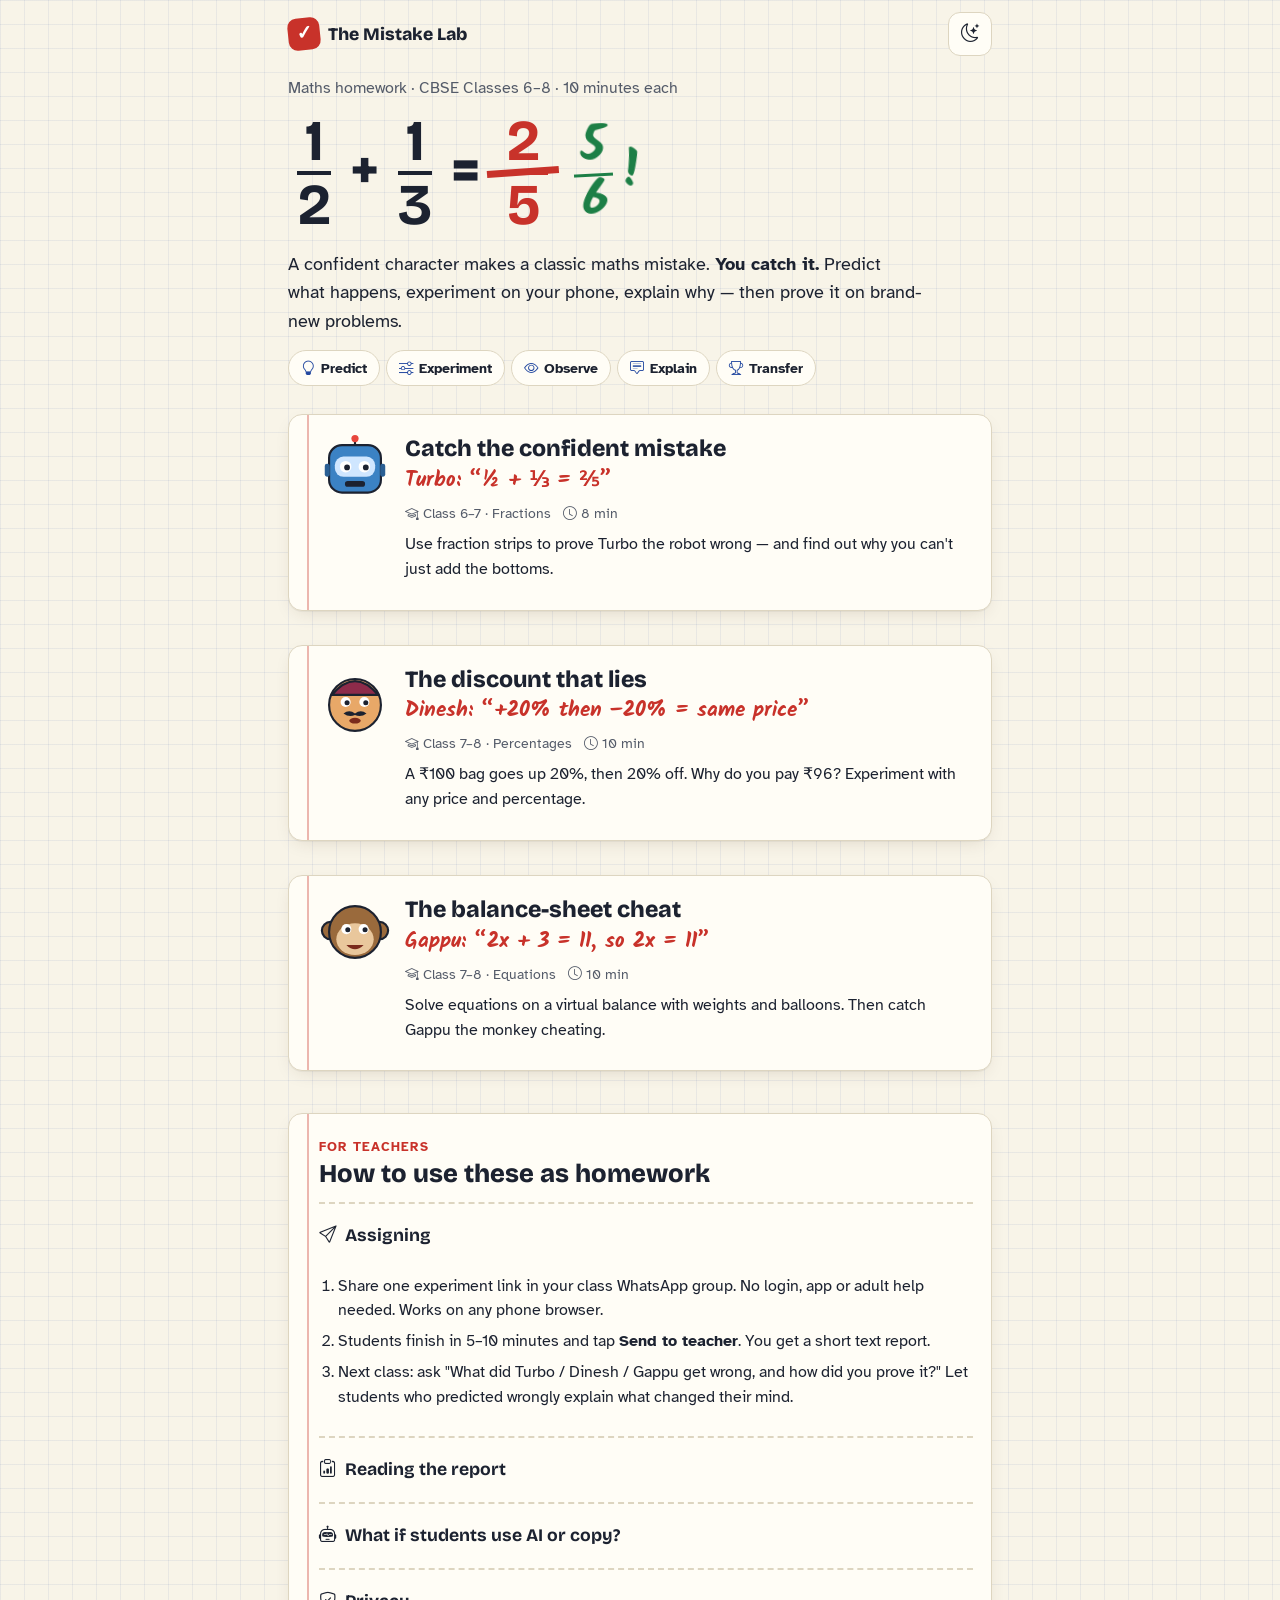
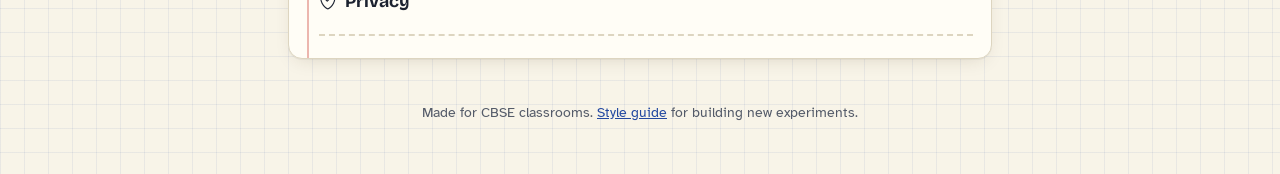
<file: index.html>
<!doctype html>
<html lang="en">
  <head>
    <meta charset="utf-8" />
    <meta name="viewport" content="width=device-width, initial-scale=1" />
    <title>The Mistake Lab · Maths experiments for Classes 6–8</title>
    <meta name="description" content="Ten-minute maths homework experiments for CBSE Classes 6–8. A confident character makes a classic mistake; students predict, experiment and catch it." />
    <link rel="icon" type="image/svg+xml" href="data:image/svg+xml,%3Csvg xmlns='http://www.w3.org/2000/svg' viewBox='0 0 64 64'%3E%3Crect width='64' height='64' rx='14' fill='%23c8322a'/%3E%3Ctext x='32' y='46' text-anchor='middle' font-size='40' font-family='Georgia' fill='white'%3E%E2%9C%93%3C/text%3E%3C/svg%3E" />
    <link rel="preconnect" href="https://fonts.googleapis.com" />
    <link rel="preconnect" href="https://fonts.gstatic.com" crossorigin />
    <link rel="stylesheet" href="https://fonts.googleapis.com/css2?family=Atkinson+Hyperlegible:wght@400;700&family=Bricolage+Grotesque:opsz,wght@12..96,700;12..96,800&family=Kalam:wght@400;700&display=swap" />
    <link rel="stylesheet" href="https://cdn.jsdelivr.net/npm/bootstrap-icons@1.11.3/font/bootstrap-icons.min.css" />
    <link rel="stylesheet" href="assets/site.css" />
    <script>
      try { document.documentElement.dataset.theme = JSON.parse(localStorage.getItem("lab:theme")) || (matchMedia("(prefers-color-scheme: dark)").matches ? "dark" : "light"); } catch { document.documentElement.dataset.theme = "light"; }
    </script>
    <style>
      .hero { padding: 8px 0 18px; }
      .hero h1 { font-size: clamp(2.4rem, 10vw, 3.6rem); margin: 10px 0 14px; }
      .hero h1 .frac > b:first-child { border-bottom-width: 0.07em; }
      .hero .fix .frac { font-family: var(--font-hand); }
      .hero h1 .strike { position: relative; color: var(--red); white-space: nowrap; }
      .hero h1 .strike::after {
        content: ""; position: absolute; left: -4%; right: -4%; top: 52%; height: 0.12em; background: var(--red);
        transform: rotate(-4deg) scaleX(0); transform-origin: left; animation: strike 0.6s 0.6s forwards;
      }
      @keyframes strike { to { transform: rotate(-4deg) scaleX(1); } }
      .hero .fix { font-family: var(--font-hand); color: var(--green); font-size: 0.85em; display: inline-block; transform: rotate(-3deg); animation: rise 0.5s 1.1s both; }
      .lede { font-size: 1.15rem; max-width: 38em; }
      .flow { display: flex; flex-wrap: wrap; gap: 6px; list-style: none; padding: 0; margin: 14px 0 0; }
      .flow li { display: inline-flex; align-items: center; gap: 6px; padding: 6px 12px; border-radius: 999px; background: var(--sheet); border: 1px solid var(--line); font-weight: 700; font-size: 0.9rem; }
      .flow li .bi { color: var(--pen); }
      .experiments { list-style: none; padding: 0; margin: 10px 0 24px; display: grid; gap: 16px; }
      .card { display: grid; grid-template-columns: 72px 1fr; gap: 6px 14px; align-items: start; text-decoration: none; color: inherit; }
      .card .character { width: 72px; height: 72px; grid-row: span 2; }
      .card h2 { font-size: 1.45rem; margin: 0 0 2px; }
      .card .claim { font: 700 1.3rem var(--font-hand); color: var(--red); margin: 2px 0 6px; }
      .card .claim s { text-decoration-thickness: 2px; }
      .card .meta { display: flex; flex-wrap: wrap; gap: 4px 12px; font-size: 0.85rem; color: var(--ink-soft); margin-bottom: 8px; }
      .card .body { grid-column: 2; }
      @media (max-width: 420px) { .card { grid-template-columns: 56px 1fr; } .card .character { width: 56px; height: 56px; } .card .body { grid-column: 1 / -1; } }
      .done-badge { display: none; font: 700 1rem var(--font-hand); color: var(--green); }
      .done .done-badge { display: inline; }
      .sheet:has(.card:hover) { border-color: var(--pen); }
      details { border-top: 2px dashed var(--line); padding: 10px 0; }
      details:last-of-type { border-bottom: 2px dashed var(--line); }
      summary { cursor: pointer; font: 700 1.1rem var(--font-display); min-height: 44px; display: flex; align-items: center; gap: 8px; }
      details ul, details ol { padding-left: 1.2em; }
      details li { margin-bottom: 6px; }
    </style>
  </head>
  <body>
    <header class="lab-header">
      <a class="brand" href="./"><span class="brand-mark" aria-hidden="true">✓</span> The Mistake Lab</a>
      <button class="icon-btn" type="button" data-theme-toggle></button>
    </header>

    <main class="wrap">
      <section class="hero reveal">
        <p class="muted" style="--i:0;margin:0">Maths homework · CBSE Classes 6–8 · 10 minutes each</p>
        <h1 style="--i:1" aria-label="One half plus one third is not two fifths; it is five sixths"><span class="frac"><b>1</b><b>2</b></span> + <span class="frac"><b>1</b><b>3</b></span> = <span class="strike"><span class="frac"><b>2</b><b>5</b></span></span> <span class="fix"><span class="frac"><b>5</b><b>6</b></span>!</span></h1>
        <p class="lede" style="--i:2">A confident character makes a classic maths mistake. <strong>You catch it.</strong> Predict what happens, experiment on your phone, explain why — then prove it on brand-new problems.</p>
        <ul class="flow" style="--i:3" aria-label="Every experiment has five steps">
          <li><i class="bi bi-lightbulb" aria-hidden="true"></i> Predict</li>
          <li><i class="bi bi-sliders" aria-hidden="true"></i> Experiment</li>
          <li><i class="bi bi-eye" aria-hidden="true"></i> Observe</li>
          <li><i class="bi bi-chat-square-text" aria-hidden="true"></i> Explain</li>
          <li><i class="bi bi-trophy" aria-hidden="true"></i> Transfer</li>
        </ul>
      </section>

      <!-- To add an experiment: copy one <li> below and change slug, character, text. See STYLE.md §6. -->
      <ul class="experiments reveal">
        <li class="sheet" style="--i:0" data-slug="add-fractions">
          <a class="card" href="add-fractions/">
            <span data-character="robot"></span>
            <div class="body">
              <h2>Catch the confident mistake</h2>
              <p class="claim">Turbo: “½ + ⅓ = ⅖”</p>
              <div class="meta"><span><i class="bi bi-mortarboard" aria-hidden="true"></i> Class 6–7 · Fractions</span><span><i class="bi bi-clock" aria-hidden="true"></i> 8 min</span><span class="done-badge"><i class="bi bi-check2-circle" aria-hidden="true"></i> Done <span data-score></span></span></div>
              <p style="margin:0">Use fraction strips to prove Turbo the robot wrong — and find out why you can't just add the bottoms.</p>
            </div>
          </a>
        </li>
        <li class="sheet" style="--i:1" data-slug="percent-changes">
          <a class="card" href="percent-changes/">
            <span data-character="shopkeeper"></span>
            <div class="body">
              <h2>The discount that lies</h2>
              <p class="claim">Dinesh: “+20% then −20% = same price”</p>
              <div class="meta"><span><i class="bi bi-mortarboard" aria-hidden="true"></i> Class 7–8 · Percentages</span><span><i class="bi bi-clock" aria-hidden="true"></i> 10 min</span><span class="done-badge"><i class="bi bi-check2-circle" aria-hidden="true"></i> Done <span data-score></span></span></div>
              <p style="margin:0">A ₹100 bag goes up 20%, then 20% off. Why do you pay ₹96? Experiment with any price and percentage.</p>
            </div>
          </a>
        </li>
        <li class="sheet" style="--i:2" data-slug="balance-equations">
          <a class="card" href="balance-equations/">
            <span data-character="monkey"></span>
            <div class="body">
              <h2>The balance-sheet cheat</h2>
              <p class="claim">Gappu: “2x + 3 = 11, so 2x = 11”</p>
              <div class="meta"><span><i class="bi bi-mortarboard" aria-hidden="true"></i> Class 7–8 · Equations</span><span><i class="bi bi-clock" aria-hidden="true"></i> 10 min</span><span class="done-badge"><i class="bi bi-check2-circle" aria-hidden="true"></i> Done <span data-score></span></span></div>
              <p style="margin:0">Solve equations on a virtual balance with weights and balloons. Then catch Gappu the monkey cheating.</p>
            </div>
          </a>
        </li>
      </ul>

      <section class="sheet" id="teachers">
        <span class="step-label">For teachers</span>
        <h2>How to use these as homework</h2>
        <details open name="teach">
          <summary><i class="bi bi-send" aria-hidden="true"></i> Assigning</summary>
          <ol>
            <li>Share one experiment link in your class WhatsApp group. No login, app or adult help needed. Works on any phone browser.</li>
            <li>Students finish in 5–10 minutes and tap <strong>Send to teacher</strong>. You get a short text report.</li>
            <li>Next class: ask "What did Turbo / Dinesh / Gappu get wrong, and how did you prove it?" Let students who predicted wrongly explain what changed their mind.</li>
          </ol>
        </details>
        <details name="teach">
          <summary><i class="bi bi-clipboard-data" aria-hidden="true"></i> Reading the report</summary>
          <ul>
            <li><strong>My prediction</strong> shows the misconception <em>before</em> the experiment. A "Certain" wrong prediction is the most valuable one to discuss.</li>
            <li><strong>Transfer (first set)</strong> is the key number: fresh, randomized problems, first try only. 4/5 or 5/5 means the idea has moved to new problems.</li>
            <li><strong>Later sets</strong> show students who kept practising after feedback — effort worth praising.</li>
            <li><strong>In my words</strong> is their own explanation. It's the best evidence of understanding and hard to fake.</li>
          </ul>
        </details>
        <details name="teach">
          <summary><i class="bi bi-robot" aria-hidden="true"></i> What if students use AI or copy?</summary>
          <p>Transfer numbers change for every student and every attempt, so copied answers don't carry over. Predictions are recorded before the reveal and never graded. The experiments ask students to <em>notice</em> things on an interactive model — an AI can tell them an answer, but it can't do the noticing for them. The own-words explanation is the best place to look for genuine understanding.</p>
        </details>
        <details name="teach">
          <summary><i class="bi bi-shield-check" aria-hidden="true"></i> Privacy</summary>
          <p>Nothing leaves the student's phone unless they choose to send their report. Progress is stored only in that phone's browser.</p>
        </details>
      </section>
    </main>

    <footer class="site-footer">
      <p>Made for CBSE classrooms. <a href="style-guide/">Style guide</a> for building new experiments.</p>
    </footer>

    <script type="module">
      import { $$, character, initTheme, storage } from "./assets/lib.js";
      initTheme();
      $$("[data-character]").forEach((el) => (el.outerHTML = character(el.dataset.character)));
      const done = storage.get("lab:done", {});
      for (const li of $$("[data-slug]")) {
        if (!done[li.dataset.slug]) continue;
        li.classList.add("done");
        li.querySelector("[data-score]").textContent = `· transfer ${done[li.dataset.slug]}`;
      }
    </script>
  </body>
</html>
</file>
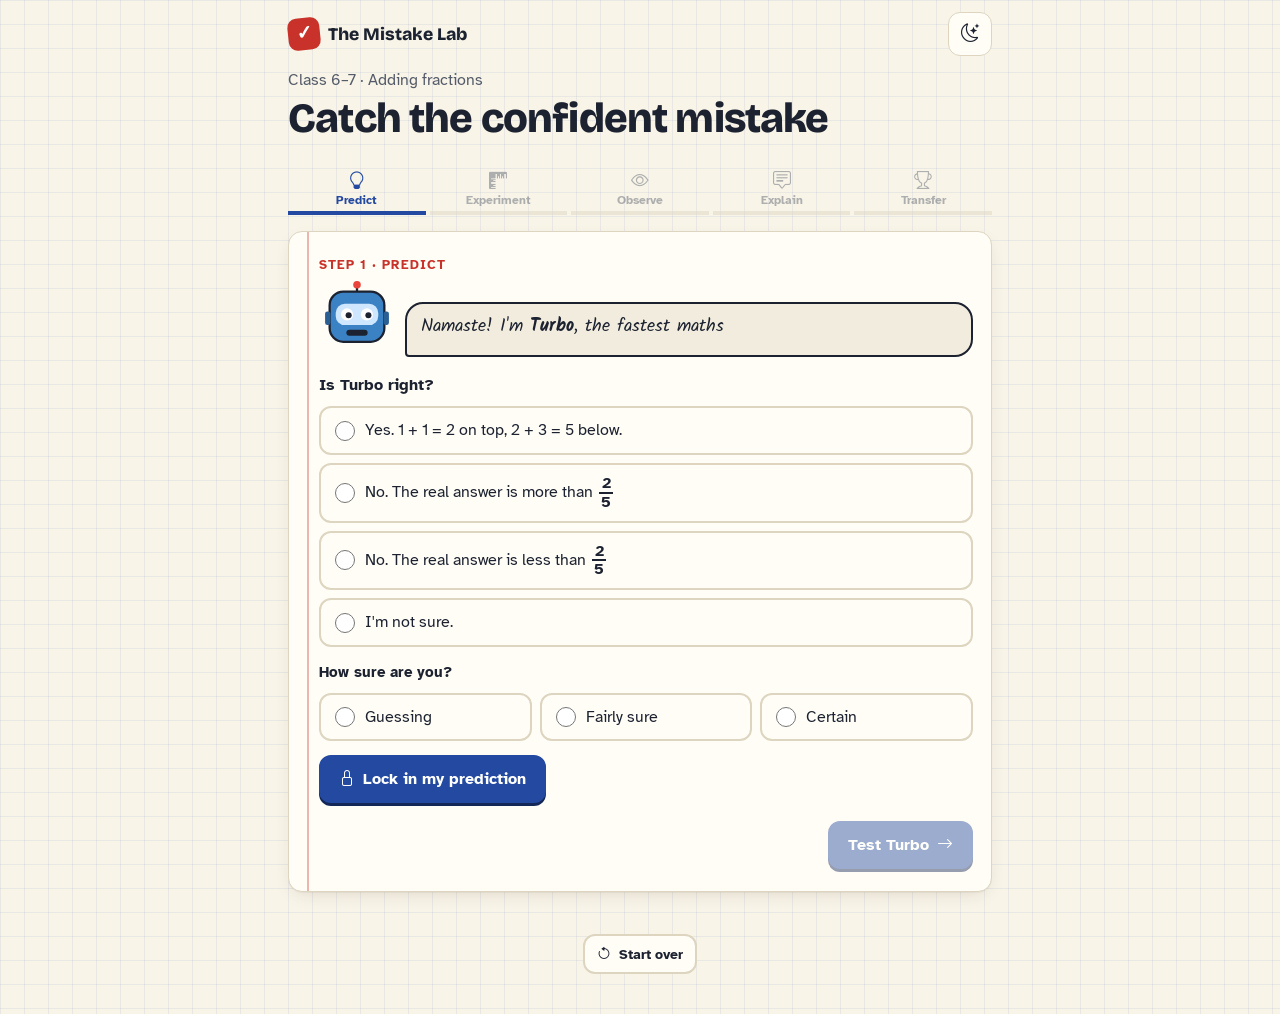
<file: add-fractions/index.html>
<!doctype html>
<html lang="en">
  <head>
    <meta charset="utf-8" />
    <meta name="viewport" content="width=device-width, initial-scale=1" />
    <title>Catch the Confident Mistake · Adding fractions</title>
    <meta name="description" content="Turbo the robot says 1/2 + 1/3 = 2/5. Use fraction strips to prove it wrong and find out why denominators can't just be added." />
    <link rel="icon" type="image/svg+xml" href="data:image/svg+xml,%3Csvg xmlns='http://www.w3.org/2000/svg' viewBox='0 0 64 64'%3E%3Crect width='64' height='64' rx='14' fill='%23c8322a'/%3E%3Ctext x='32' y='46' text-anchor='middle' font-size='40' font-family='Georgia' fill='white'%3E%E2%9C%93%3C/text%3E%3C/svg%3E" />
    <link rel="preconnect" href="https://fonts.googleapis.com" />
    <link rel="preconnect" href="https://fonts.gstatic.com" crossorigin />
    <link rel="stylesheet" href="https://fonts.googleapis.com/css2?family=Atkinson+Hyperlegible:wght@400;700&family=Bricolage+Grotesque:opsz,wght@12..96,700;12..96,800&family=Kalam:wght@400;700&display=swap" />
    <link rel="stylesheet" href="https://cdn.jsdelivr.net/npm/bootstrap-icons@1.11.3/font/bootstrap-icons.min.css" />
    <link rel="stylesheet" href="../assets/site.css" />
    <script>
      try { document.documentElement.dataset.theme = JSON.parse(localStorage.getItem("lab:theme")) || (matchMedia("(prefers-color-scheme: dark)").matches ? "dark" : "light"); } catch { document.documentElement.dataset.theme = "light"; }
    </script>
    <style>
      .strips { position: relative; display: grid; gap: 8px; margin: 14px 0; --label: 58px; }
      .strip-row { display: grid; grid-template-columns: var(--label) 1fr; align-items: center; gap: 6px; }
      .strip-row > span { font-size: 0.8rem; font-weight: 700; color: var(--ink-soft); line-height: 1.1; }
      .track { position: relative; height: 46px; border: 2px dashed var(--line); border-radius: 8px; overflow: hidden; }
      .track.whole { background: var(--inset); border-style: solid; display: grid; place-items: center; font-weight: 700; color: var(--ink-soft); height: 34px; }
      .piece {
        position: absolute; top: 0; bottom: 0; left: calc(var(--l) * 100%); width: calc(var(--w) * 100%);
        display: grid; place-items: center; border: 2px solid var(--sheet); border-radius: 7px;
        color: #fff; font-size: 0.85rem; transition: left 0.5s, width 0.5s, opacity 0.4s;
        animation: slide-in 0.5s both cubic-bezier(0.2, 0.8, 0.2, 1);
      }
      @keyframes slide-in { from { transform: translateX(-30px); opacity: 0; } }
      .piece.half { background: #2f63c4; }
      .piece.third { background: #1d8a52; }
      .piece.turbo { background: repeating-linear-gradient(135deg, #c8322a 0 10px, #d9534b 10px 20px); }
      .piece.measure { background: var(--amber-fill); color: #1c2230; border-color: var(--sheet); }
      .marker {
        position: absolute; top: -4px; bottom: -4px; width: 0; border-left: 3px dashed var(--red);
        left: calc(var(--label) + 6px + (100% - var(--label) - 6px) * var(--x)); transition: left 0.5s, opacity 0.4s; pointer-events: none;
      }
      .strips.sticky { position: sticky; top: 0; z-index: 2; background: var(--sheet); padding: 8px 0; margin: 6px 0; box-shadow: 0 8px 10px -8px rgb(0 0 0 / 0.25); }
      .tray { display: flex; flex-wrap: wrap; gap: 10px; margin: 8px 0; }
      .chips { display: flex; flex-wrap: wrap; gap: 6px; margin: 8px 0; }
      .chips .btn[aria-pressed="true"] { background: var(--amber-fill); color: #1c2230; border-color: var(--ink); }
      .counter { display: flex; align-items: center; gap: 10px; flex-wrap: wrap; margin: 8px 0; }
      .counter output { font: 800 1.5rem var(--font-display); min-width: 3.2em; text-align: center; }
      .status { min-height: 1.6em; font-weight: 700; }
      .status.exact { color: var(--green); }
      .status.short, .status.over { color: var(--red); }
      .frac-big { font-size: 1.5rem; }
    </style>
  </head>
  <body>
    <header class="lab-header">
      <a class="brand" href="../"><span class="brand-mark" aria-hidden="true">✓</span> The Mistake Lab</a>
      <button class="icon-btn" type="button" data-theme-toggle></button>
    </header>

    <main class="wrap">
      <p class="muted" style="margin:0 0 2px">Class 6–7 · Adding fractions</p>
      <h1>Catch the confident mistake</h1>
      <ol class="stepper"></ol>

      <!-- 1. PREDICT -->
      <section data-step data-title="Predict" data-icon="bi-lightbulb">
        <div class="sheet reveal">
          <span class="step-label" style="--i:0">Step 1 · Predict</span>
          <div class="speech claim" style="--i:1"><span data-character="robot"></span><div class="bubble" data-say="intro"></div></div>
          <form id="predict-form" style="--i:2">
            <fieldset class="choices">
              <legend>Is Turbo right?</legend>
              <label><input type="radio" name="claim" value="yes" required /> Yes. 1 + 1 = 2 on top, 2 + 3 = 5 below.</label>
              <label><input type="radio" name="claim" value="more" /> No. The real answer is more than <span class="frac"><b>2</b><b>5</b></span></label>
              <label><input type="radio" name="claim" value="less" /> No. The real answer is less than <span class="frac"><b>2</b><b>5</b></span></label>
              <label><input type="radio" name="claim" value="unsure" /> I'm not sure.</label>
            </fieldset>
            <fieldset class="choices row confidence">
              <legend>How sure are you?</legend>
              <label><input type="radio" name="confidence" value="Guessing" required /> Guessing</label>
              <label><input type="radio" name="confidence" value="Fairly sure" /> Fairly sure</label>
              <label><input type="radio" name="confidence" value="Certain" /> Certain</label>
            </fieldset>
            <button class="btn primary" type="submit"><i class="bi bi-lock" aria-hidden="true"></i> Lock in my prediction</button>
            <div class="feedback"></div>
          </form>
          <div class="next-row"><button class="btn primary" type="button" data-next>Test Turbo <i class="bi bi-arrow-right" aria-hidden="true"></i></button></div>
        </div>
      </section>

      <!-- 2. EXPERIMENT -->
      <section data-step data-title="Experiment" data-icon="bi-rulers">
        <div class="sheet reveal">
          <span class="step-label" style="--i:0">Step 2 · Experiment</span>
          <h2 style="--i:1">Put the pieces end to end</h2>
          <p style="--i:2">Each strip below is <strong>1 whole</strong>. Tap the pieces to lay <span class="frac"><b>1</b><b>2</b></span> and <span class="frac"><b>1</b><b>3</b></span> side by side.</p>
          <div class="tray" style="--i:3">
            <button class="btn" type="button" data-place="half"><i class="bi bi-plus-lg" aria-hidden="true"></i> <span class="frac"><b>1</b><b>2</b></span> piece</button>
            <button class="btn" type="button" data-place="third"><i class="bi bi-plus-lg" aria-hidden="true"></i> <span class="frac"><b>1</b><b>3</b></span> piece</button>
          </div>
          <div class="strips" id="lab-strips" style="--i:4">
            <div class="strip-row"><span>1 whole</span><div class="track whole">1</div></div>
            <div class="strip-row"><span>Your sum</span><div class="track" id="sum-track" aria-live="polite"></div></div>
            <div class="strip-row" id="turbo-row" hidden><span>Turbo's <span class="frac"><b>2</b><b>5</b></span></span><div class="track" id="turbo-track"></div></div>
            <div class="strip-row" id="measure-row" hidden><span>Measure</span><div class="track" id="measure-track"></div></div>
            <div class="marker" id="marker" style="--x:0;opacity:0"></div>
          </div>

          <form id="compare-form" hidden>
            <fieldset class="choices">
              <legend>Look at Turbo's red strip. What do you notice?</legend>
              <label><input type="radio" name="cmp" value="same" /> It matches the sum exactly.</label>
              <label><input type="radio" name="cmp" value="shorter" /> It is shorter than the <span class="frac"><b>1</b><b>2</b></span> piece alone!</label>
              <label><input type="radio" name="cmp" value="longer" /> It is longer than the sum.</label>
            </fieldset>
            <button class="btn primary" type="submit">Check</button>
            <div class="feedback"></div>
          </form>

          <div id="measure-part" hidden>
            <h2 style="margin-top:18px">Find the exact answer</h2>
            <p>Measure the sum with <strong>equal pieces</strong>. Pick a piece size, then add pieces until they reach the red line exactly.</p>
            <div class="chips" role="group" aria-label="Piece size" id="sizes"></div>
            <div class="counter">
              <button class="btn" type="button" id="minus" aria-label="Remove a piece"><i class="bi bi-dash-lg" aria-hidden="true"></i></button>
              <output id="count" aria-live="polite">0</output>
              <button class="btn" type="button" id="plus" aria-label="Add a piece"><i class="bi bi-plus-lg" aria-hidden="true"></i></button>
            </div>
            <p class="status" id="status" aria-live="polite"></p>
            <ul class="missions" id="missions">
              <li data-m="exact"><i class="bi bi-circle" aria-hidden="true"></i><span>Find a piece size that reaches the red line <strong>exactly</strong>.<span class="found"></span></span></li>
              <li data-m="second"><i class="bi bi-circle" aria-hidden="true"></i><span>Find a <strong>different</strong> piece size that also fits exactly.<span class="found"></span></span></li>
              <li data-m="fifths"><i class="bi bi-circle" aria-hidden="true"></i><span>Turbo used fifths. Can fifths ever fit exactly? Try 4 and 5 of them.<span class="found"></span></span></li>
            </ul>
          </div>
          <div class="next-row"><button class="btn primary" type="button" data-next>What did we learn? <i class="bi bi-arrow-right" aria-hidden="true"></i></button></div>
        </div>
      </section>

      <!-- 3. OBSERVE -->
      <section data-step data-title="Observe" data-icon="bi-eye">
        <div class="sheet reveal">
          <span class="step-label" style="--i:0">Step 3 · Observe</span>
          <div class="speech" style="--i:1"><span data-character="robot"></span><div class="bubble" data-say="observe"></div></div>
          <p style="--i:2">Cut Turbo's pieces into same-size pieces and watch what happens:</p>
          <div class="btn-row" style="--i:3;margin:0 0 6px">
            <button class="btn small" type="button" data-cut="6">Cut into sixths</button>
            <button class="btn small" type="button" data-cut="12">Cut into twelfths</button>
            <button class="btn small ghost" type="button" data-cut="0">Undo cuts</button>
          </div>
          <div class="strips" style="--i:4">
            <div class="strip-row"><span id="cut-label">Sum</span><div class="track" id="cut-track"></div></div>
          </div>
          <p class="frac-big" id="cut-equation" aria-live="polite" style="--i:5"></p>
          <div class="quiz" id="observe-quiz" style="--i:6"></div>
          <div class="next-row"><button class="btn primary" type="button" data-next>Explain it <i class="bi bi-arrow-right" aria-hidden="true"></i></button></div>
        </div>
      </section>

      <!-- 4. EXPLAIN -->
      <section data-step data-title="Explain" data-icon="bi-chat-square-text">
        <div class="sheet reveal">
          <span class="step-label" style="--i:0">Step 4 · Explain</span>
          <h2 style="--i:1">True or false?</h2>
          <p style="--i:2">Turbo wrote these notes after your experiment. Some are wrong. Mark each one.</p>
          <div id="claims" style="--i:3"></div>
          <label style="--i:4;display:block;margin-top:16px"><strong>In your own words</strong> (optional, your teacher will see this):<br />
            <span class="muted">Explain to Turbo why <span class="frac"><b>1</b><b>2</b></span> + <span class="frac"><b>1</b><b>3</b></span> is not <span class="frac"><b>2</b><b>5</b></span>.</span>
            <textarea id="note" maxlength="400" spellcheck="true" placeholder="Turbo, you can't add the bottoms because..."></textarea>
          </label>
          <div class="next-row"><button class="btn primary" type="button" data-next>Final challenge <i class="bi bi-arrow-right" aria-hidden="true"></i></button></div>
        </div>
      </section>

      <!-- 5. TRANSFER -->
      <section data-step data-title="Transfer" data-icon="bi-trophy">
        <div class="sheet reveal">
          <span class="step-label" style="--i:0">Step 5 · Transfer</span>
          <div class="speech claim" style="--i:1"><span data-character="robot"></span><div class="bubble" data-say="transfer"></div></div>
          <p class="muted" style="--i:2">New numbers every time. Your <strong>first try</strong> on each question counts. Hints appear if you miss.</p>
          <div class="quiz" id="transfer-quiz" style="--i:3"></div>
          <div id="transfer-result"></div>
        </div>
      </section>
    </main>

    <footer class="site-footer">
      <button class="btn small ghost" type="button" data-restart><i class="bi bi-arrow-counterclockwise" aria-hidden="true"></i> Start over</button>
    </footer>

    <script type="module" src="app.js"></script>
  </body>
</html>
</file>
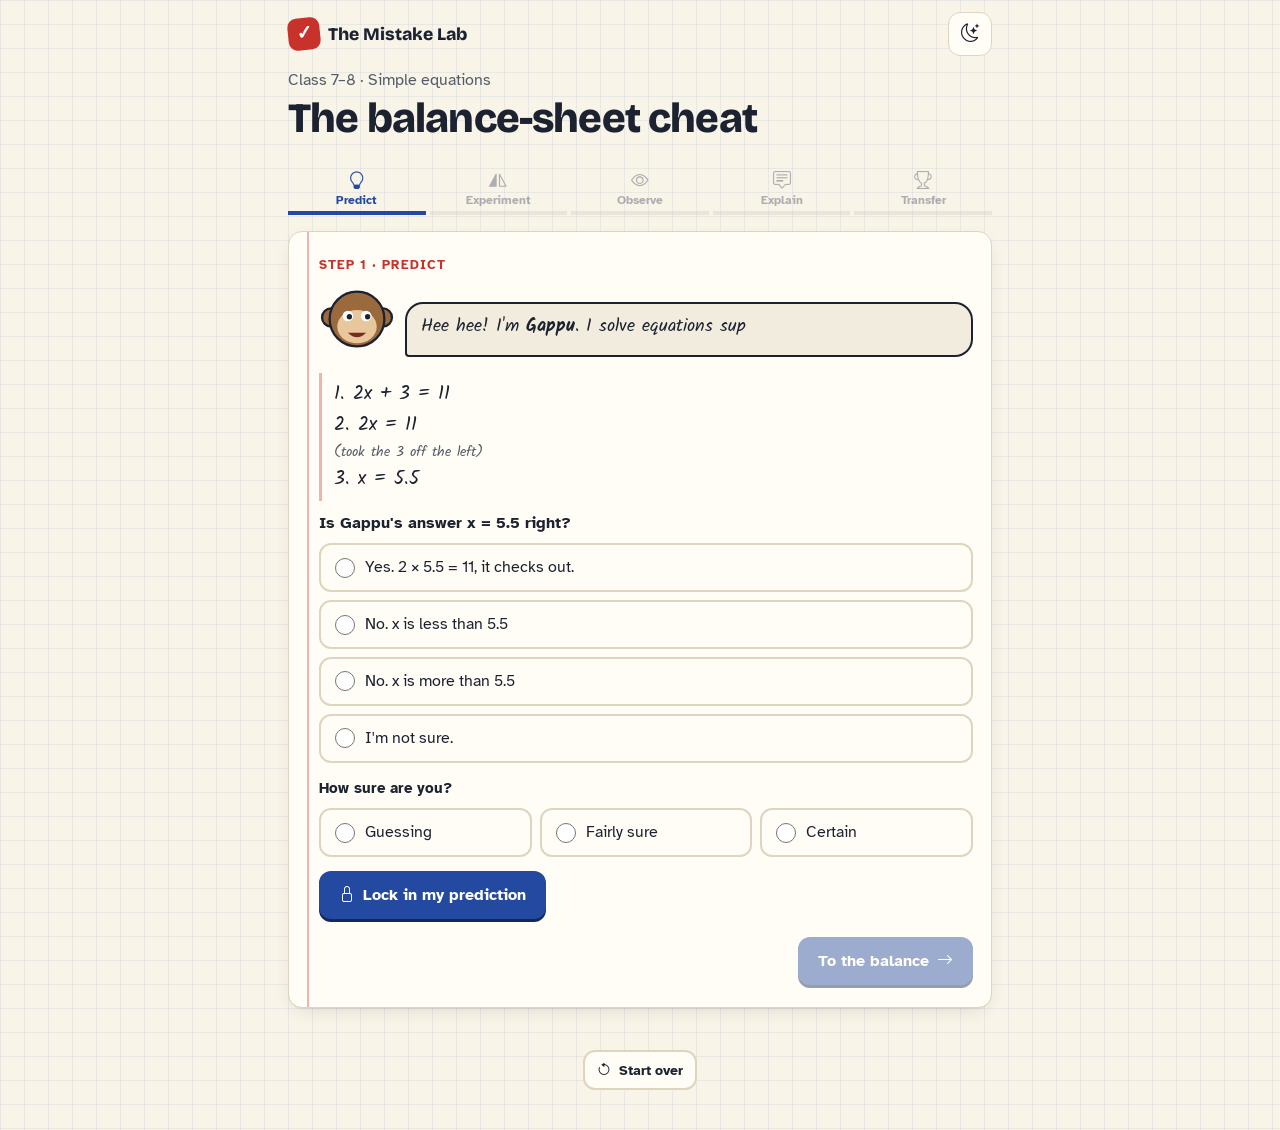
<file: balance-equations/index.html>
<!doctype html>
<html lang="en">
  <head>
    <meta charset="utf-8" />
    <meta name="viewport" content="width=device-width, initial-scale=1" />
    <title>The Balance-Sheet Cheat · Solving equations</title>
    <meta name="description" content="Solve 2x + 3 = 11 on a virtual balance, then catch Gappu the monkey cheating — changing only one side, flipping signs, halving half an equation." />
    <link rel="icon" type="image/svg+xml" href="data:image/svg+xml,%3Csvg xmlns='http://www.w3.org/2000/svg' viewBox='0 0 64 64'%3E%3Crect width='64' height='64' rx='14' fill='%23c8322a'/%3E%3Ctext x='32' y='46' text-anchor='middle' font-size='40' font-family='Georgia' fill='white'%3E%3D%3C/text%3E%3C/svg%3E" />
    <link rel="preconnect" href="https://fonts.googleapis.com" />
    <link rel="preconnect" href="https://fonts.gstatic.com" crossorigin />
    <link rel="stylesheet" href="https://fonts.googleapis.com/css2?family=Atkinson+Hyperlegible:wght@400;700&family=Bricolage+Grotesque:opsz,wght@12..96,700;12..96,800&family=Kalam:wght@400;700&display=swap" />
    <link rel="stylesheet" href="https://cdn.jsdelivr.net/npm/bootstrap-icons@1.11.3/font/bootstrap-icons.min.css" />
    <link rel="stylesheet" href="../assets/site.css" />
    <script>
      try { document.documentElement.dataset.theme = JSON.parse(localStorage.getItem("lab:theme")) || (matchMedia("(prefers-color-scheme: dark)").matches ? "dark" : "light"); } catch { document.documentElement.dataset.theme = "light"; }
    </script>
    <style>
      /* Balance: beam pivots at the centre; pans hang at 25% / 75% and move up/down by sin(angle) × arm (set in JS). */
      .balance { position: relative; container-type: inline-size; height: 250px; margin: 8px 0 0; --beam-y: 34px; }
      .balance.mini { height: 150px; --beam-y: 22px; max-width: 320px; margin: 8px 0; }
      .beam {
        position: absolute; top: calc(var(--beam-y) - 4px); left: 25%; width: 50%; height: 8px; border-radius: 4px; background: var(--ink);
        transform: rotate(var(--angle, 0deg)); transition: transform 0.7s cubic-bezier(0.3, 1.5, 0.5, 1);
      }
      .pivot { position: absolute; top: calc(var(--beam-y) - 8px); left: calc(50% - 10px); width: 20px; height: 20px; border-radius: 50%; background: var(--marker); border: 3px solid var(--ink); z-index: 1; }
      .post { position: absolute; top: var(--beam-y); bottom: 14px; left: calc(50% - 4px); width: 8px; background: var(--ink); }
      .foot { position: absolute; bottom: 4px; left: calc(50% - 40px); width: 80px; height: 12px; border-radius: 6px; background: var(--ink); }
      .pan {
        position: absolute; top: var(--beam-y); bottom: 28px; width: 44%; display: flex; flex-direction: column; justify-content: flex-end;
        transition: transform 0.7s cubic-bezier(0.3, 1.5, 0.5, 1);
      }
      .pan.left { left: 3%; transform: translateY(calc(var(--s, 0) * -25cqw)); }
      .pan.right { right: 3%; transform: translateY(calc(var(--s, 0) * 25cqw)); }
      .strings { position: absolute; inset: 0 0 6px; width: 100%; height: calc(100% - 6px); color: var(--ink-soft); }
      .items { position: relative; display: flex; flex-wrap: wrap-reverse; justify-content: center; align-items: flex-end; gap: 3px; padding: 0 8px 2px; }
      .plate { position: relative; height: 8px; border-radius: 0 0 50% 50%; background: var(--ink); }
      .bag {
        display: grid; place-items: center; width: 30px; height: 34px; border-radius: 40% 40% 12px 12px; background: var(--amber-fill);
        border: 2px solid var(--ink); color: #1c2230; font: 700 1rem var(--font-hand); position: relative;
      }
      .bag::before { content: ""; position: absolute; top: -6px; left: 9px; width: 8px; height: 6px; border: 2px solid var(--ink); border-bottom: 0; border-radius: 4px 4px 0 0; }
      .bag.open { background: var(--green); color: #fff; animation: pop 0.5s; }
      .unit { width: 18px; height: 18px; border-radius: 3px; background: #2f63c4; border: 1.5px solid #1a3d80; }
      .balloon { position: relative; width: 20px; height: 24px; border-radius: 50% 50% 50% 50% / 45% 45% 55% 55%; background: #e8463c; margin-bottom: 14px; animation: float 2s ease-in-out infinite; }
      .balloon::after { content: ""; position: absolute; top: 100%; left: 9px; width: 1.5px; height: 14px; background: var(--ink-soft); }
      .mini .unit { width: 12px; height: 12px; }
      .mini .bag { width: 22px; height: 26px; font-size: 0.8rem; }
      .mini .balloon { width: 14px; height: 17px; margin-bottom: 10px; }
      .mini .balloon::after { left: 6px; height: 10px; }
      .popping { animation: zero 0.8s forwards; }
      @keyframes zero { 50% { transform: scale(1.3); } to { transform: scale(0); opacity: 0; } }
      @keyframes float { 50% { transform: translateY(-3px); } }
      .eq-display { text-align: center; font: 800 1.9rem var(--font-display); margin: 4px 0 10px; }
      .eq-display .neq { color: var(--red); }
      .mini + .eq-display { font-size: 1.2rem; text-align: left; }
      .tools { display: grid; grid-template-columns: repeat(2, 1fr); gap: 8px; }
      .tools .btn { justify-content: flex-start; text-align: left; font-size: 0.85rem; line-height: 1.2; padding: 8px 10px; }
      .tools .ico { display: inline-block; flex: none; }
      .tools .ico.unit, .tools .ico.balloon { margin-bottom: 0; animation: none; }
      .tools .ico.balloon::after { display: none; }
      .tools .ico.bag { width: 22px; height: 24px; font-size: 0.8rem; }
      .tools .ico.bag::before { display: none; }
      .split-row { display: flex; flex-wrap: wrap; align-items: center; gap: 6px; margin-top: 8px; }
      .ledger { list-style: none; margin: 12px 0 0; padding: 0; counter-reset: ln; font-family: var(--font-hand); font-size: 1.15rem; }
      .ledger li { counter-increment: ln; border-bottom: 1px solid color-mix(in srgb, var(--pen) 25%, transparent); padding: 2px 0; display: flex; flex-wrap: wrap; gap: 0 10px; align-items: baseline; }
      .ledger li::before { content: counter(ln) "."; color: var(--red); min-width: 1.4em; }
      .ledger .how { font-family: var(--font-body); font-size: 0.8rem; color: var(--ink-soft); }
      .ledger .bad { color: var(--red); text-decoration: line-through wavy; }
      .sheet-lines { display: block; margin: 8px 0; padding: 6px 12px; border-left: 3px solid var(--margin); font: 400 1.2rem/1.6 var(--font-hand); }
      .sheet-lines span { display: block; }
      .stage-title { margin-top: 6px; }
      .legend { display: flex; flex-wrap: wrap; gap: 4px 14px; font-size: 0.85rem; color: var(--ink-soft); margin: 4px 0; }
      .legend span { display: inline-flex; align-items: center; gap: 6px; }
      .legend .balloon { margin-bottom: 0; animation: none; width: 14px; height: 17px; }
      .legend .balloon::after { display: none; }
      .legend .unit { width: 14px; height: 14px; }
      .legend .bag { width: 20px; height: 22px; font-size: 0.75rem; }
      .legend .bag::before { display: none; }
    </style>
  </head>
  <body>
    <header class="lab-header">
      <a class="brand" href="../"><span class="brand-mark" aria-hidden="true">✓</span> The Mistake Lab</a>
      <button class="icon-btn" type="button" data-theme-toggle></button>
    </header>

    <main class="wrap">
      <p class="muted" style="margin:0 0 2px">Class 7–8 · Simple equations</p>
      <h1>The balance-sheet cheat</h1>
      <ol class="stepper"></ol>

      <!-- 1. PREDICT -->
      <section data-step data-title="Predict" data-icon="bi-lightbulb">
        <div class="sheet reveal">
          <span class="step-label" style="--i:0">Step 1 · Predict</span>
          <div class="speech claim" style="--i:1"><span data-character="monkey"></span><div class="bubble" data-say="intro"></div></div>
          <div style="--i:2" class="sheet-lines"><span>1. 2x + 3 = 11</span><span>2. 2x = 11 <span class="muted" style="font-size:0.9rem">(took the 3 off the left)</span></span><span>3. x = 5.5</span></div>
          <form id="predict-form" style="--i:3">
            <fieldset class="choices">
              <legend>Is Gappu's answer x = 5.5 right?</legend>
              <label><input type="radio" name="claim" value="yes" required /> Yes. 2 × 5.5 = 11, it checks out.</label>
              <label><input type="radio" name="claim" value="less" /> No. x is less than 5.5</label>
              <label><input type="radio" name="claim" value="more" /> No. x is more than 5.5</label>
              <label><input type="radio" name="claim" value="unsure" /> I'm not sure.</label>
            </fieldset>
            <fieldset class="choices row confidence">
              <legend>How sure are you?</legend>
              <label><input type="radio" name="confidence" value="Guessing" required /> Guessing</label>
              <label><input type="radio" name="confidence" value="Fairly sure" /> Fairly sure</label>
              <label><input type="radio" name="confidence" value="Certain" /> Certain</label>
            </fieldset>
            <button class="btn primary" type="submit"><i class="bi bi-lock" aria-hidden="true"></i> Lock in my prediction</button>
            <div class="feedback"></div>
          </form>
          <div class="next-row"><button class="btn primary" type="button" data-next>To the balance <i class="bi bi-arrow-right" aria-hidden="true"></i></button></div>
        </div>
      </section>

      <!-- 2. EXPERIMENT -->
      <section data-step data-title="Experiment" data-icon="bi-symmetry-vertical">
        <div class="sheet reveal">
          <span class="step-label" style="--i:0">Step 2 · Experiment</span>
          <h2 class="stage-title" id="stage-title" style="--i:1">Solve 2x + 3 = 11 yourself</h2>
          <p id="stage-text" style="--i:2">Each bag holds the same secret number, x. Get <strong>one bag alone</strong> on a pan — but keep the balance level!</p>
          <div class="legend" style="--i:3">
            <span><span class="bag">x</span> bag (x)</span><span><span class="unit"></span> weight (+1)</span><span><span class="balloon"></span> balloon lifts (−1)</span>
          </div>
          <div style="--i:4">
            <div class="balance" id="balance" aria-hidden="true"></div>
            <p class="eq-display" id="eq" aria-live="polite"></p>
            <div id="toolbox">
            <div class="tools" id="tools" role="group" aria-label="Do to both pans">
              <button class="btn" type="button" data-op="remove unit"><span class="ico unit"></span> Take a weight off both</button>
              <button class="btn" type="button" data-op="add unit"><span class="ico unit"></span> Add a weight to both</button>
              <button class="btn" type="button" data-op="remove balloon"><span class="ico balloon"></span> Take a balloon off both</button>
              <button class="btn" type="button" data-op="add balloon"><span class="ico balloon"></span> Add a balloon to both</button>
              <button class="btn" type="button" data-op="remove x"><span class="ico bag">x</span> Take a bag off both</button>
              <button class="btn ghost" type="button" id="undo"><i class="bi bi-arrow-counterclockwise" aria-hidden="true"></i> Undo</button>
            </div>
            <div class="split-row" role="group" aria-label="Share both pans into equal groups">
              <span class="muted">Share both pans into equal groups, keep one:</span>
              <button class="btn small" type="button" data-split="2">÷ 2</button>
              <button class="btn small" type="button" data-split="3">÷ 3</button>
              <button class="btn small" type="button" data-split="4">÷ 4</button>
              <button class="btn small" type="button" data-split="5">÷ 5</button>
            </div>
            </div>
            <div class="feedback" id="tool-fb"></div>
            <h3 style="margin-top:16px">Your balance sheet</h3>
            <ol class="ledger" id="ledger"></ol>
          </div>
          <div id="gappu-part" hidden>
            <div class="speech" style="margin-top:16px"><span data-character="monkey"></span><div class="bubble" id="gappu-bubble"></div></div>
            <form id="repair-form" hidden>
              <fieldset class="choices">
                <legend>Gappu took 3 off the left pan only. Fix it <em>without</em> putting his 3 back:</legend>
                <label><input type="radio" name="fix" value="right" /> Take 3 off the right pan too</label>
                <label><input type="radio" name="fix" value="addright" /> Put 3 more on the right pan</label>
                <label><input type="radio" name="fix" value="halve" /> Halve the right pan</label>
              </fieldset>
              <button class="btn primary" type="submit">Try this fix</button>
              <div class="feedback"></div>
            </form>
            <button class="btn primary" type="button" id="to-balloons" hidden>Next puzzle: balloons <i class="bi bi-arrow-right" aria-hidden="true"></i></button>
          </div>
          <div class="next-row"><button class="btn primary" type="button" data-next>Catch Gappu <i class="bi bi-arrow-right" aria-hidden="true"></i></button></div>
        </div>
      </section>

      <!-- 3. OBSERVE -->
      <section data-step data-title="Observe" data-icon="bi-eye">
        <div class="sheet reveal">
          <span class="step-label" style="--i:0">Step 3 · Observe</span>
          <div class="speech" style="--i:1"><span data-character="monkey"></span><div class="bubble" data-say="observe"></div></div>
          <p style="--i:2">Gappu solves <strong class="math">5x − 4 = 3x + 6</strong> one line at a time. No balance this time — judge each line, <em>then</em> see the balance.</p>
          <div class="quiz" id="observe-quiz" style="--i:3"></div>
          <div class="next-row"><button class="btn primary" type="button" data-next>Explain it <i class="bi bi-arrow-right" aria-hidden="true"></i></button></div>
        </div>
      </section>

      <!-- 4. EXPLAIN -->
      <section data-step data-title="Explain" data-icon="bi-chat-square-text">
        <div class="sheet reveal">
          <span class="step-label" style="--i:0">Step 4 · Explain</span>
          <h2 style="--i:1">True or false?</h2>
          <p style="--i:2">Gappu copied these rules from somewhere. Some are wrong. Mark each one.</p>
          <div id="claims" style="--i:3"></div>
          <label style="--i:4;display:block;margin-top:16px"><strong>In your own words</strong> (optional, your teacher will see this):<br />
            <span class="muted">Explain to Gappu why x = 5.5 was wrong.</span>
            <textarea id="note" maxlength="400" spellcheck="true" placeholder="Gappu, when you took 3 off only one side..."></textarea>
          </label>
          <div class="next-row"><button class="btn primary" type="button" data-next>Final challenge <i class="bi bi-arrow-right" aria-hidden="true"></i></button></div>
        </div>
      </section>

      <!-- 5. TRANSFER -->
      <section data-step data-title="Transfer" data-icon="bi-trophy">
        <div class="sheet reveal">
          <span class="step-label" style="--i:0">Step 5 · Transfer</span>
          <div class="speech" style="--i:1"><span data-character="monkey"></span><div class="bubble" data-say="transfer"></div></div>
          <p class="muted" style="--i:2">New equations every time. Your <strong>first try</strong> counts. Imagine the balance!</p>
          <div class="quiz" id="transfer-quiz" style="--i:3"></div>
          <div id="transfer-result"></div>
        </div>
      </section>
    </main>

    <footer class="site-footer">
      <button class="btn small ghost" type="button" data-restart><i class="bi bi-arrow-counterclockwise" aria-hidden="true"></i> Start over</button>
    </footer>

    <script type="module" src="app.js"></script>
  </body>
</html>
</file>
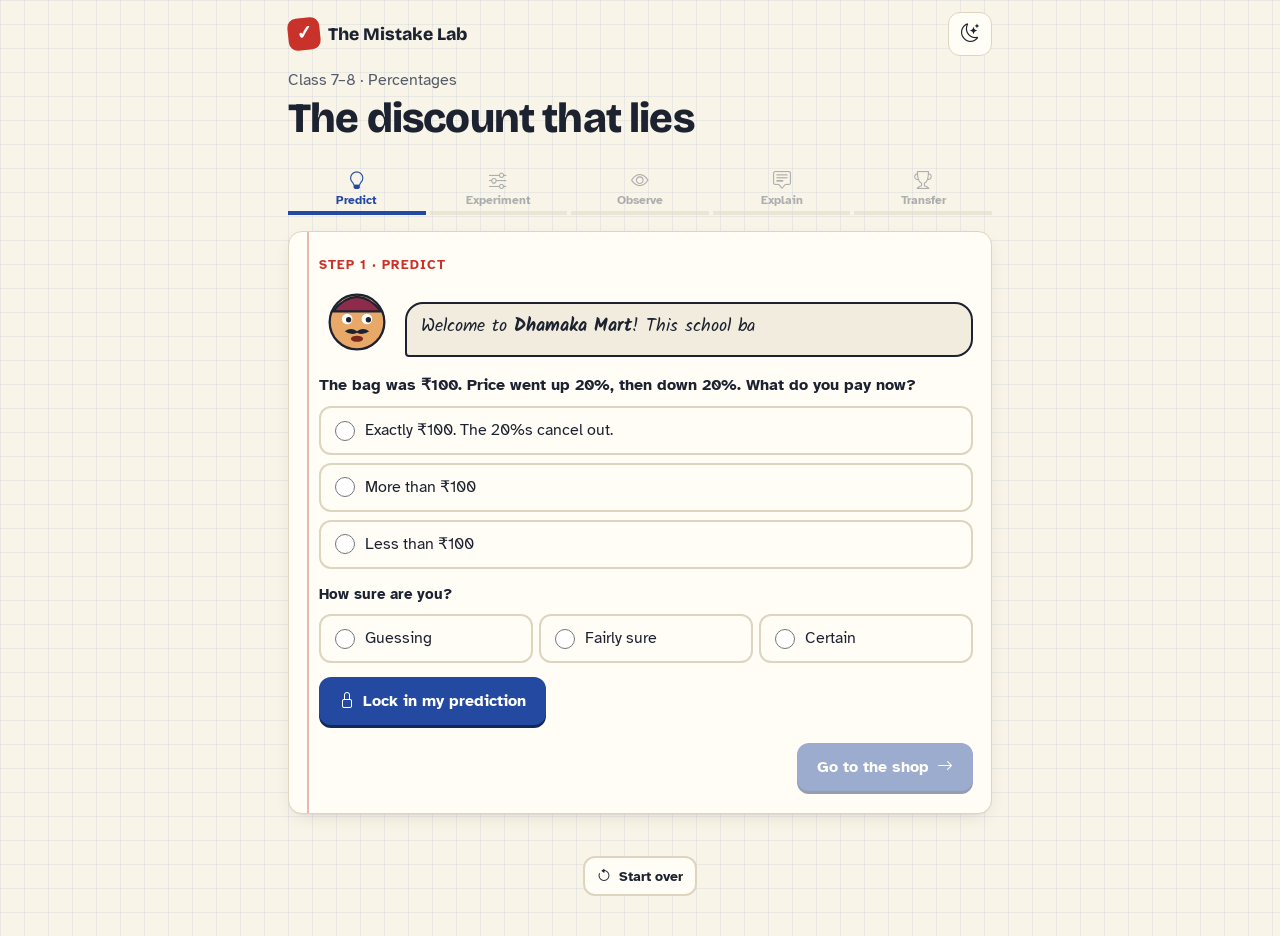
<file: percent-changes/index.html>
<!doctype html>
<html lang="en">
  <head>
    <meta charset="utf-8" />
    <meta name="viewport" content="width=device-width, initial-scale=1" />
    <title>The Discount That Lies · Percentage changes</title>
    <meta name="description" content="A shop raises ₹100 by 20% then gives 20% off. Do you get ₹100 back? Experiment with prices and percentages to find out why it's ₹96." />
    <link rel="icon" type="image/svg+xml" href="data:image/svg+xml,%3Csvg xmlns='http://www.w3.org/2000/svg' viewBox='0 0 64 64'%3E%3Crect width='64' height='64' rx='14' fill='%23c8322a'/%3E%3Ctext x='32' y='46' text-anchor='middle' font-size='40' font-family='Georgia' fill='white'%3E%25%3C/text%3E%3C/svg%3E" />
    <link rel="preconnect" href="https://fonts.googleapis.com" />
    <link rel="preconnect" href="https://fonts.gstatic.com" crossorigin />
    <link rel="stylesheet" href="https://fonts.googleapis.com/css2?family=Atkinson+Hyperlegible:wght@400;700&family=Bricolage+Grotesque:opsz,wght@12..96,700;12..96,800&family=Kalam:wght@400;700&display=swap" />
    <link rel="stylesheet" href="https://cdn.jsdelivr.net/npm/bootstrap-icons@1.11.3/font/bootstrap-icons.min.css" />
    <link rel="stylesheet" href="../assets/site.css" />
    <script>
      try { document.documentElement.dataset.theme = JSON.parse(localStorage.getItem("lab:theme")) || (matchMedia("(prefers-color-scheme: dark)").matches ? "dark" : "light"); } catch { document.documentElement.dataset.theme = "light"; }
    </script>
    <style>
      .tag {
        display: inline-flex; align-items: center; gap: 8px; padding: 6px 14px 6px 22px; margin: 4px 0 10px;
        background: var(--marker); color: #1c2230; font: 800 1.6rem var(--font-display);
        clip-path: polygon(14px 0, 100% 0, 100% 100%, 14px 100%, 0 50%); transition: transform 0.3s;
      }
      .tag.bump { animation: pop 0.45s cubic-bezier(0.3, 1.6, 0.5, 1); }
      .pricebar { position: relative; display: flex; height: 54px; margin: 10px 0 30px; }
      .block {
        flex: none; height: 100%; display: grid; place-items: center; overflow: hidden; white-space: nowrap;
        background: #2f63c4; color: #fff; font-weight: 700; font-size: 0.85rem;
        border-right: 2px solid var(--sheet); transition: width 0.7s cubic-bezier(0.4, 0, 0.2, 1), transform 0.6s, opacity 0.6s, background 0.3s;
      }
      .block:first-child { border-radius: 8px 0 0 8px; }
      .block.add { background: var(--green); }
      .block.cut { background: var(--red); transform: translateY(26px) rotate(4deg); opacity: 0.85; }
      .ghost-line { position: absolute; top: -8px; bottom: -8px; border-left: 3px dashed var(--ink); transition: left 0.6s; }
      .ghost-line::after { content: attr(data-label); position: absolute; top: -18px; left: 4px; font: 700 0.8rem var(--font-body); white-space: nowrap; }
      .caption { min-height: 3em; font-size: 1.05rem; }
      .chain { display: flex; flex-wrap: wrap; align-items: center; gap: 4px 6px; font-weight: 700; font-size: 1.05rem; margin: 6px 0; }
      .chain .arrow { color: var(--ink-soft); font-size: 0.85rem; font-weight: 400; }
      .chain .up { color: var(--green); }
      .chain .down { color: var(--red); }
      .rows { display: grid; gap: 10px; margin: 10px 0; position: relative; }
      .row { display: grid; grid-template-columns: 70px 1fr; align-items: center; gap: 6px; }
      .row > span { font-size: 0.8rem; font-weight: 700; color: var(--ink-soft); }
      .row .bar { display: flex; height: 34px; position: relative; }
      .row .bar > div { height: 100%; transition: width 0.4s; display: flex; align-items: center; padding-left: 6px; color: #fff; font-size: 0.8rem; font-weight: 700; white-space: nowrap; overflow: hidden; }
      .row .base { background: #2f63c4; border-radius: 6px 0 0 6px; }
      .row .plus { background: var(--green); }
      .row .minus { background: repeating-linear-gradient(135deg, var(--red) 0 6px, transparent 6px 12px); border: 2px solid var(--red); }
      .rows .start-line { position: absolute; top: -4px; bottom: -4px; border-left: 2px dashed var(--ink); left: calc(76px + (100% - 76px) * var(--x)); transition: left 0.4s; }
      .controls { display: grid; gap: 10px; }
      .controls label { display: grid; grid-template-columns: 1fr auto; gap: 0 10px; font-weight: 700; }
      .controls label input { grid-column: 1 / -1; }
      .controls output { font: 800 1.15rem var(--font-display); color: var(--pen); }
      .verdict { font: 800 1.3rem var(--font-display); margin: 8px 0; }
      .seg { display: inline-flex; border: 2px solid var(--ink); border-radius: 12px; overflow: hidden; }
      .seg button { border: 0; background: var(--sheet); color: var(--ink); font: 700 0.9rem var(--font-body); padding: 8px 12px; min-height: 44px; cursor: pointer; }
      .seg button[aria-pressed="true"] { background: var(--ink); color: var(--sheet); }
    </style>
  </head>
  <body>
    <header class="lab-header">
      <a class="brand" href="../"><span class="brand-mark" aria-hidden="true">✓</span> The Mistake Lab</a>
      <button class="icon-btn" type="button" data-theme-toggle></button>
    </header>

    <main class="wrap">
      <p class="muted" style="margin:0 0 2px">Class 7–8 · Percentages</p>
      <h1>The discount that lies</h1>
      <ol class="stepper"></ol>

      <!-- 1. PREDICT -->
      <section data-step data-title="Predict" data-icon="bi-lightbulb">
        <div class="sheet reveal">
          <span class="step-label" style="--i:0">Step 1 · Predict</span>
          <div class="speech claim" style="--i:1"><span data-character="shopkeeper"></span><div class="bubble" data-say="intro"></div></div>
          <form id="predict-form" style="--i:2">
            <fieldset class="choices">
              <legend>The bag was ₹100. Price went <strong>up 20%</strong>, then <strong>down 20%</strong>. What do you pay now?</legend>
              <label><input type="radio" name="claim" value="same" required /> Exactly ₹100. The 20%s cancel out.</label>
              <label><input type="radio" name="claim" value="more" /> More than ₹100</label>
              <label><input type="radio" name="claim" value="less" /> Less than ₹100</label>
            </fieldset>
            <fieldset class="choices row confidence">
              <legend>How sure are you?</legend>
              <label><input type="radio" name="confidence" value="Guessing" required /> Guessing</label>
              <label><input type="radio" name="confidence" value="Fairly sure" /> Fairly sure</label>
              <label><input type="radio" name="confidence" value="Certain" /> Certain</label>
            </fieldset>
            <button class="btn primary" type="submit"><i class="bi bi-lock" aria-hidden="true"></i> Lock in my prediction</button>
            <div class="feedback"></div>
          </form>
          <div class="next-row"><button class="btn primary" type="button" data-next>Go to the shop <i class="bi bi-arrow-right" aria-hidden="true"></i></button></div>
        </div>
      </section>

      <!-- 2. EXPERIMENT -->
      <section data-step data-title="Experiment" data-icon="bi-sliders">
        <div class="sheet reveal">
          <span class="step-label" style="--i:0">Step 2 · Experiment</span>
          <h2 style="--i:1">Watch the price tag</h2>
          <p style="--i:2">The blue bar is the price. Each block is an equal part. Tap the buttons in order.</p>
          <div style="--i:3">
            <div class="tag" id="tag" aria-live="polite">₹100</div>
            <div class="pricebar" id="pricebar" aria-hidden="true"></div>
            <p class="caption" id="caption" aria-live="polite">₹100 split into 5 equal parts. Each part is ₹20 — that's 20%.</p>
            <div class="btn-row">
              <button class="btn primary" type="button" id="btn-up"><i class="bi bi-graph-up-arrow" aria-hidden="true"></i> Raise price 20%</button>
              <button class="btn primary" type="button" id="btn-down" disabled><i class="bi bi-tag" aria-hidden="true"></i> Give 20% off</button>
            </div>
          </div>
          <form id="why-form" hidden style="margin-top:16px">
            <fieldset class="choices">
              <legend>The increase added ₹20. The discount removed ₹24. Why more?</legend>
              <label><input type="radio" name="why" value="cheat" /> Dinesh secretly used a bigger percentage.</label>
              <label><input type="radio" name="why" value="base" /> 20% of a bigger price is a bigger amount.</label>
              <label><input type="radio" name="why" value="round" /> Shops always round discounts up.</label>
            </fieldset>
            <button class="btn primary" type="submit">Check</button>
            <div class="feedback"></div>
          </form>

          <div id="lab" hidden>
            <h2 style="margin-top:22px">Price lab</h2>
            <p>Is ₹96 a fluke? Change anything. Complete the missions.</p>
            <div class="controls">
              <label>Starting price <output id="o-price">₹100</output><input type="range" id="price" min="50" max="1000" step="50" value="100" /></label>
              <label>Increase <output id="o-up">20%</output><input type="range" id="up" min="0" max="100" step="5" value="20" /></label>
              <label>Discount <output id="o-down">20%</output><input type="range" id="down" min="0" max="100" step="5" value="20" /></label>
              <div class="seg" role="group" aria-label="Order of changes">
                <button type="button" data-order="up" aria-pressed="true">Increase first</button>
                <button type="button" data-order="down" aria-pressed="false">Discount first</button>
              </div>
            </div>
            <div class="chain" id="chain" aria-live="polite"></div>
            <div class="rows" id="rows" aria-hidden="true"></div>
            <p class="verdict" id="verdict"></p>
            <ul class="missions" id="missions">
              <li data-m="start"><i class="bi bi-circle" aria-hidden="true"></i><span>Keep +20% and −20% but change the <strong>starting price</strong>. Still a loss?<span class="found"></span></span></li>
              <li data-m="order"><i class="bi bi-circle" aria-hidden="true"></i><span>Do the <strong>discount first</strong>. Does that help Dinesh's customers?<span class="found"></span></span></li>
              <li data-m="big"><i class="bi bi-circle" aria-hidden="true"></i><span>Try <strong>+50% then −50%</strong>.<span class="found"></span></span></li>
              <li data-m="undo"><i class="bi bi-circle" aria-hidden="true"></i><span>Keep the 20% discount. Find the <strong>increase</strong> that it exactly cancels.<span class="found"></span></span></li>
            </ul>
          </div>
          <div class="next-row"><button class="btn primary" type="button" data-next>What's the pattern? <i class="bi bi-arrow-right" aria-hidden="true"></i></button></div>
        </div>
      </section>

      <!-- 3. OBSERVE -->
      <section data-step data-title="Observe" data-icon="bi-eye">
        <div class="sheet reveal">
          <span class="step-label" style="--i:0">Step 3 · Observe</span>
          <div class="speech" style="--i:1"><span data-character="shopkeeper"></span><div class="bubble" data-say="observe"></div></div>
          <p style="--i:2">Answer from what you saw. No slider for these — use the pattern.</p>
          <div class="quiz" id="observe-quiz" style="--i:3"></div>
          <div class="next-row"><button class="btn primary" type="button" data-next>Explain it <i class="bi bi-arrow-right" aria-hidden="true"></i></button></div>
        </div>
      </section>

      <!-- 4. EXPLAIN -->
      <section data-step data-title="Explain" data-icon="bi-chat-square-text">
        <div class="sheet reveal">
          <span class="step-label" style="--i:0">Step 4 · Explain</span>
          <h2 style="--i:1">True or false?</h2>
          <p style="--i:2">Dinesh's nephew wrote these notes. Mark each one.</p>
          <div id="claims" style="--i:3"></div>
          <label style="--i:4;display:block;margin-top:16px"><strong>In your own words</strong> (optional, your teacher will see this):<br />
            <span class="muted">Explain to Dinesh why the price didn't go back to ₹100.</span>
            <textarea id="note" maxlength="400" spellcheck="true" placeholder="Dinesh ji, the 20% discount was bigger because..."></textarea>
          </label>
          <div class="next-row"><button class="btn primary" type="button" data-next>Final challenge <i class="bi bi-arrow-right" aria-hidden="true"></i></button></div>
        </div>
      </section>

      <!-- 5. TRANSFER -->
      <section data-step data-title="Transfer" data-icon="bi-trophy">
        <div class="sheet reveal">
          <span class="step-label" style="--i:0">Step 5 · Transfer</span>
          <div class="speech" style="--i:1"><span data-character="shopkeeper"></span><div class="bubble" data-say="transfer"></div></div>
          <p class="muted" style="--i:2">New numbers every time. Your <strong>first try</strong> counts. A rough calculation on paper is fine.</p>
          <div class="quiz" id="transfer-quiz" style="--i:3"></div>
          <div id="transfer-result"></div>
        </div>
      </section>
    </main>

    <footer class="site-footer">
      <button class="btn small ghost" type="button" data-restart><i class="bi bi-arrow-counterclockwise" aria-hidden="true"></i> Start over</button>
    </footer>

    <script type="module" src="app.js"></script>
  </body>
</html>
</file>
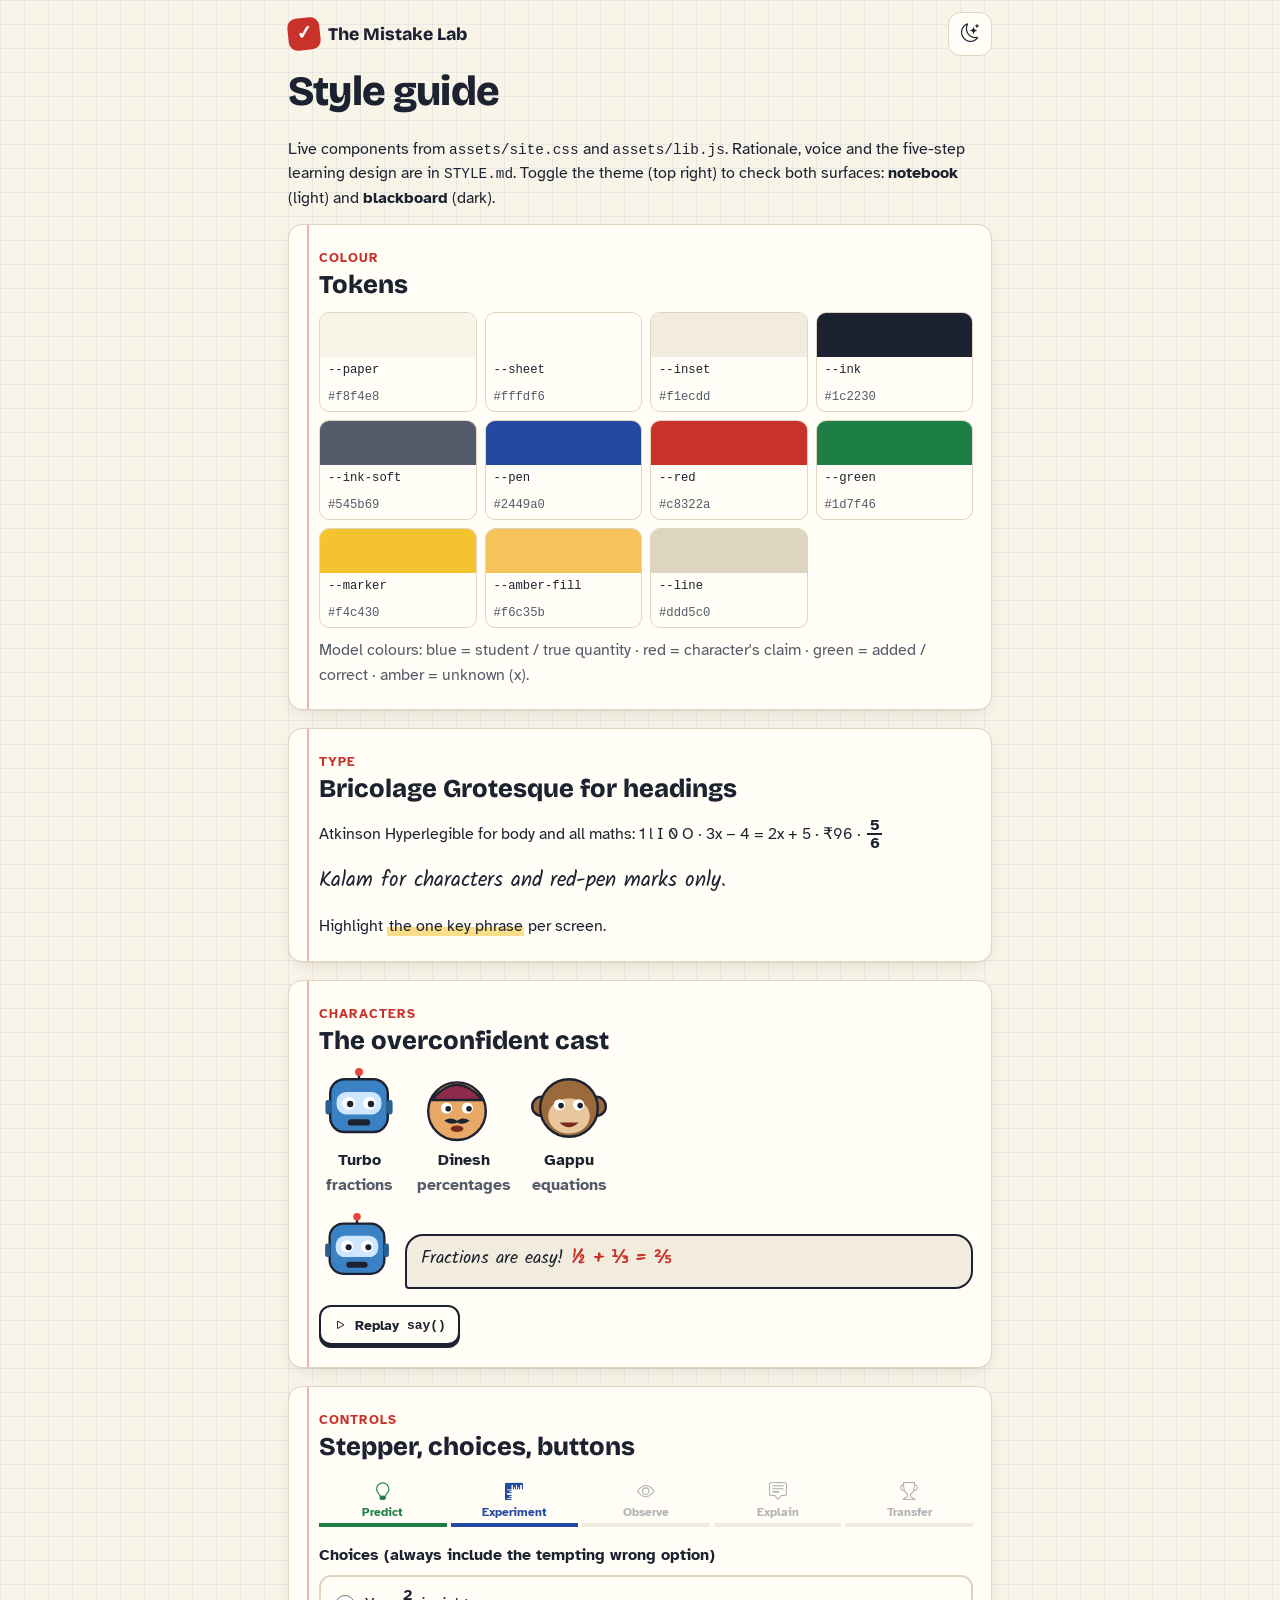
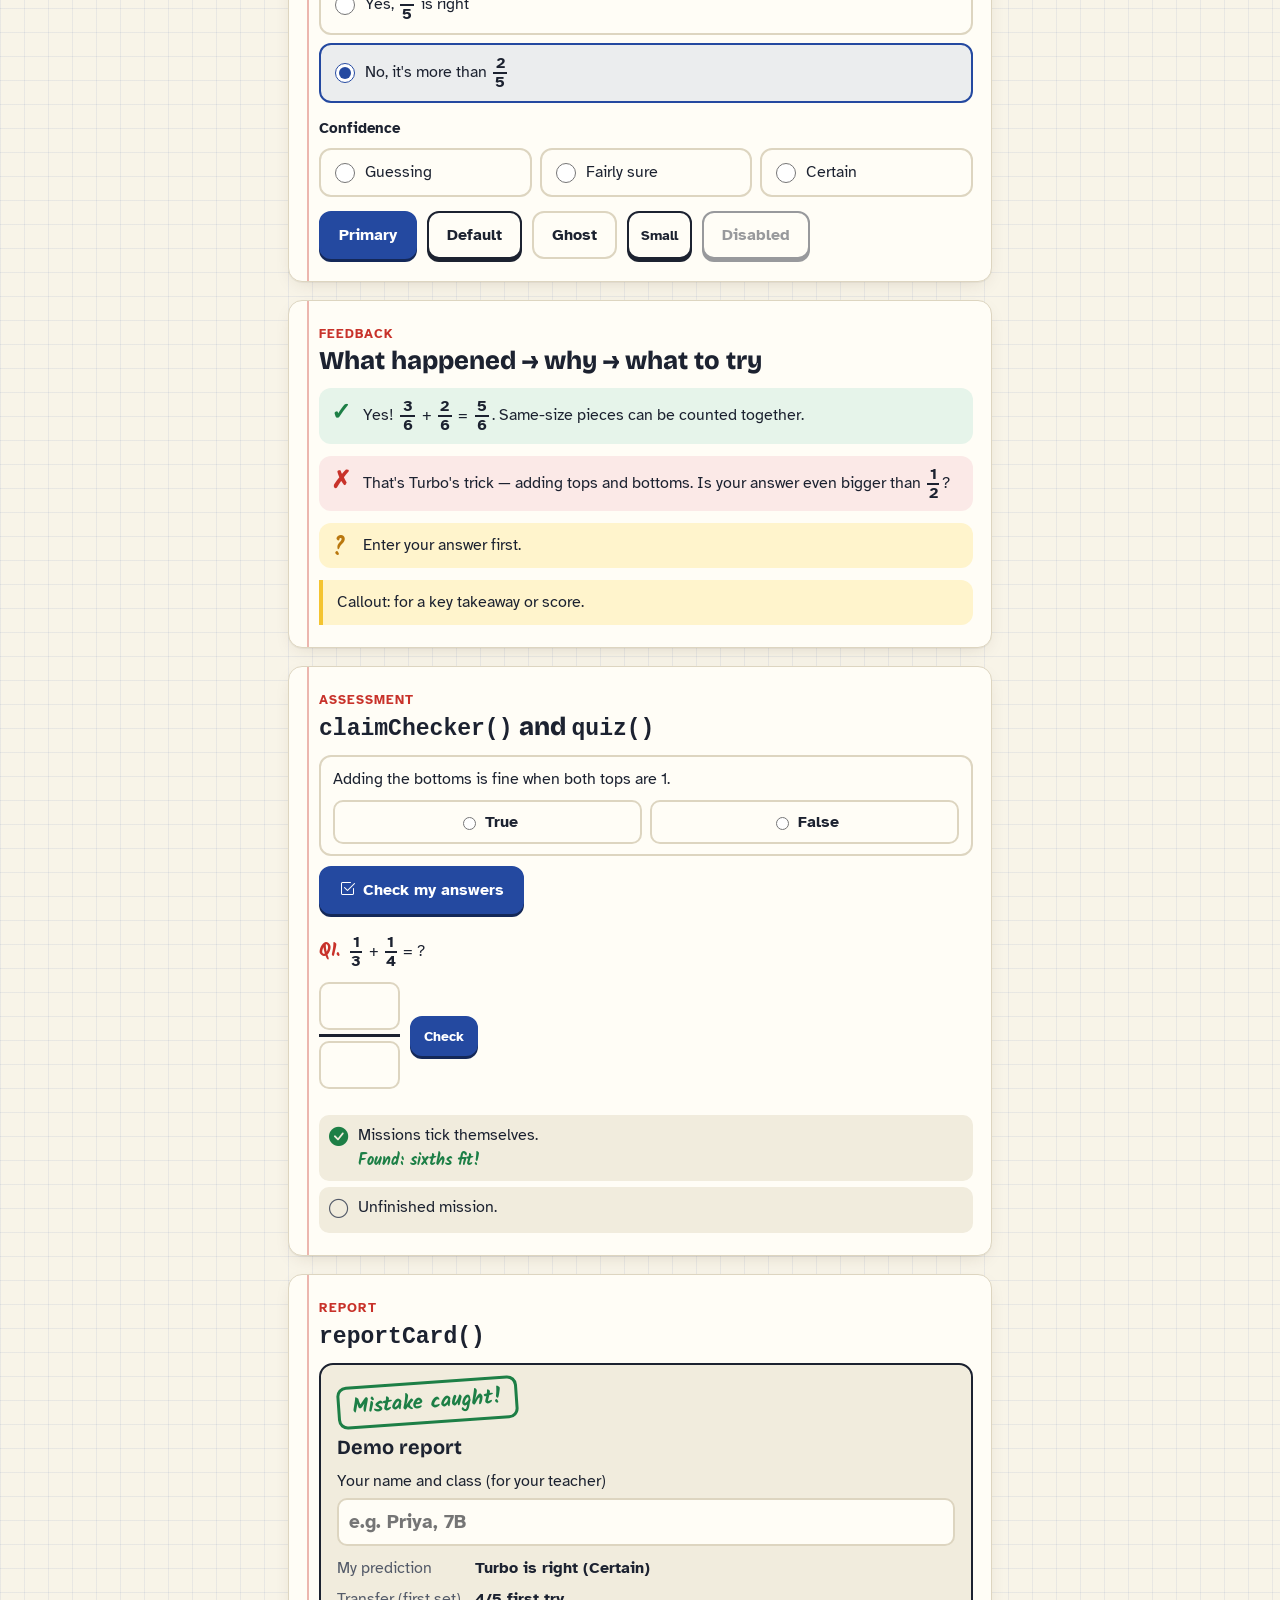
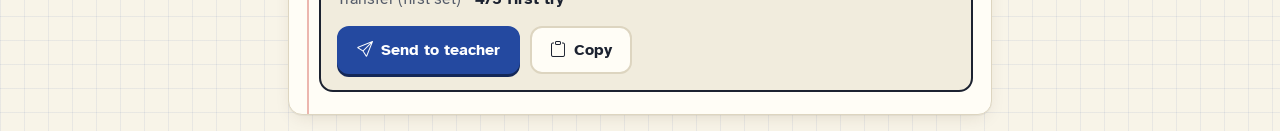
<file: style-guide/index.html>
<!doctype html>
<html lang="en">
  <head>
    <meta charset="utf-8" />
    <meta name="viewport" content="width=device-width, initial-scale=1" />
    <title>Style Guide · The Mistake Lab</title>
    <meta name="description" content="Living style guide and component gallery for The Mistake Lab maths experiments." />
    <link rel="icon" type="image/svg+xml" href="data:image/svg+xml,%3Csvg xmlns='http://www.w3.org/2000/svg' viewBox='0 0 64 64'%3E%3Crect width='64' height='64' rx='14' fill='%23c8322a'/%3E%3Ctext x='32' y='46' text-anchor='middle' font-size='40' font-family='Georgia' fill='white'%3E%E2%9C%93%3C/text%3E%3C/svg%3E" />
    <link rel="preconnect" href="https://fonts.googleapis.com" />
    <link rel="preconnect" href="https://fonts.gstatic.com" crossorigin />
    <link rel="stylesheet" href="https://fonts.googleapis.com/css2?family=Atkinson+Hyperlegible:wght@400;700&family=Bricolage+Grotesque:opsz,wght@12..96,700;12..96,800&family=Kalam:wght@400;700&display=swap" />
    <link rel="stylesheet" href="https://cdn.jsdelivr.net/npm/bootstrap-icons@1.11.3/font/bootstrap-icons.min.css" />
    <link rel="stylesheet" href="../assets/site.css" />
    <script>
      try { document.documentElement.dataset.theme = JSON.parse(localStorage.getItem("lab:theme")) || (matchMedia("(prefers-color-scheme: dark)").matches ? "dark" : "light"); } catch { document.documentElement.dataset.theme = "light"; }
    </script>
    <style>
      .swatches { display: grid; grid-template-columns: repeat(auto-fill, minmax(140px, 1fr)); gap: 8px; }
      .swatch { border: 1px solid var(--line); border-radius: 10px; overflow: hidden; font-size: 0.85rem; background: var(--sheet); }
      .swatch div { height: 44px; }
      .swatch code { display: block; padding: 4px 8px; }
      .chars { display: flex; flex-wrap: wrap; gap: 18px; }
      .chars figure { margin: 0; text-align: center; font-weight: 700; }
      .chars .character { width: 80px; height: 80px; display: block; }
      code { font-size: 0.9em; }
    </style>
  </head>
  <body>
    <header class="lab-header">
      <a class="brand" href="../"><span class="brand-mark" aria-hidden="true">✓</span> The Mistake Lab</a>
      <button class="icon-btn" type="button" data-theme-toggle></button>
    </header>

    <main class="wrap">
      <h1>Style guide</h1>
      <p class="lede">Live components from <code>assets/site.css</code> and <code>assets/lib.js</code>. Rationale, voice and the five-step learning design are in <code>STYLE.md</code>. Toggle the theme (top right) to check both surfaces: <strong>notebook</strong> (light) and <strong>blackboard</strong> (dark).</p>

      <section class="sheet">
        <span class="step-label">Colour</span>
        <h2>Tokens</h2>
        <div class="swatches" id="swatches"></div>
        <p class="muted" style="margin-top:10px">Model colours: blue = student / true quantity · red = character's claim · green = added / correct · amber = unknown (x).</p>
      </section>

      <section class="sheet">
        <span class="step-label">Type</span>
        <h2>Bricolage Grotesque for headings</h2>
        <p>Atkinson Hyperlegible for body and all maths: 1 l I 0 O · 3x − 4 = 2x + 5 · ₹96 · <span class="frac"><b>5</b><b>6</b></span></p>
        <p class="hand" style="font-size:1.3rem">Kalam for characters and red-pen marks only.</p>
        <p>Highlight <span class="hl">the one key phrase</span> per screen.</p>
      </section>

      <section class="sheet">
        <span class="step-label">Characters</span>
        <h2>The overconfident cast</h2>
        <div class="chars">
          <figure><span data-character="robot"></span>Turbo<br /><span class="muted">fractions</span></figure>
          <figure><span data-character="shopkeeper"></span>Dinesh<br /><span class="muted">percentages</span></figure>
          <figure><span data-character="monkey"></span>Gappu<br /><span class="muted">equations</span></figure>
        </div>
        <div class="speech claim" style="margin-top:16px"><span data-character="robot"></span><div class="bubble" id="demo-bubble"></div></div>
        <button class="btn small" type="button" id="replay"><i class="bi bi-play" aria-hidden="true"></i> Replay <code>say()</code></button>
      </section>

      <section class="sheet">
        <span class="step-label">Controls</span>
        <h2>Stepper, choices, buttons</h2>
        <ol class="stepper" aria-label="Demo progress">
          <li><button type="button" class="done"><i class="bi bi-lightbulb" aria-hidden="true"></i>Predict</button></li>
          <li><button type="button" aria-current="step"><i class="bi bi-rulers" aria-hidden="true"></i>Experiment</button></li>
          <li><button type="button" disabled><i class="bi bi-eye" aria-hidden="true"></i>Observe</button></li>
          <li><button type="button" disabled><i class="bi bi-chat-square-text" aria-hidden="true"></i>Explain</button></li>
          <li><button type="button" disabled><i class="bi bi-trophy" aria-hidden="true"></i>Transfer</button></li>
        </ol>
        <fieldset class="choices">
          <legend>Choices (always include the tempting wrong option)</legend>
          <label><input type="radio" name="demo" /> Yes, <span class="frac"><b>2</b><b>5</b></span> is right</label>
          <label><input type="radio" name="demo" checked /> No, it's more than <span class="frac"><b>2</b><b>5</b></span></label>
        </fieldset>
        <fieldset class="choices row confidence">
          <legend>Confidence</legend>
          <label><input type="radio" name="conf" /> Guessing</label>
          <label><input type="radio" name="conf" /> Fairly sure</label>
          <label><input type="radio" name="conf" /> Certain</label>
        </fieldset>
        <div class="btn-row">
          <button class="btn primary" type="button">Primary</button>
          <button class="btn" type="button">Default</button>
          <button class="btn ghost" type="button">Ghost</button>
          <button class="btn small" type="button">Small</button>
          <button class="btn" type="button" disabled>Disabled</button>
        </div>
      </section>

      <section class="sheet">
        <span class="step-label">Feedback</span>
        <h2>What happened → why → what to try</h2>
        <div class="feedback ok">Yes! <span class="frac"><b>3</b><b>6</b></span> + <span class="frac"><b>2</b><b>6</b></span> = <span class="frac"><b>5</b><b>6</b></span>. Same-size pieces can be counted together.</div>
        <div class="feedback bad">That's Turbo's trick — adding tops and bottoms. Is your answer even bigger than <span class="frac"><b>1</b><b>2</b></span>?</div>
        <div class="feedback hint">Enter your answer first.</div>
        <div class="callout">Callout: for a key takeaway or score.</div>
      </section>

      <section class="sheet">
        <span class="step-label">Assessment</span>
        <h2><code>claimChecker()</code> and <code>quiz()</code></h2>
        <div id="demo-claims"></div>
        <div class="quiz" id="demo-quiz" style="margin-top:16px"></div>
        <ul class="missions">
          <li class="done"><i class="bi bi-circle" aria-hidden="true"></i><span>Missions tick themselves.<span class="found">Found: sixths fit!</span></span></li>
          <li><i class="bi bi-circle" aria-hidden="true"></i><span>Unfinished mission.</span></li>
        </ul>
      </section>

      <section class="sheet">
        <span class="step-label">Report</span>
        <h2><code>reportCard()</code></h2>
        <div id="demo-report"></div>
      </section>
    </main>

    <script type="module">
      import { $, $$, character, claimChecker, frac, initTheme, quiz, reportCard, say } from "../assets/lib.js";
      initTheme();
      $$("[data-character]").forEach((el) => (el.outerHTML = character(el.dataset.character)));
      const tokens = ["paper", "sheet", "inset", "ink", "ink-soft", "pen", "red", "green", "marker", "amber-fill", "line"];
      const paintSwatches = () =>
        ($("#swatches").innerHTML = tokens
          .map((t) => `<div class="swatch"><div style="background:var(--${t})"></div><code>--${t}</code><code class="muted">${getComputedStyle(document.documentElement).getPropertyValue(`--${t}`).trim()}</code></div>`)
          .join(""));
      paintSwatches();
      $("[data-theme-toggle]").addEventListener("click", () => setTimeout(paintSwatches));
      const line = `Fractions are easy! <span class="say-math">½ + ⅓ = ⅖</span>`;
      say($("#demo-bubble"), line);
      $("#replay").addEventListener("click", () => say($("#demo-bubble"), line));
      claimChecker($("#demo-claims"), [{ text: "Adding the bottoms is fine when both tops are 1.", answer: false, why: `${frac(1, 2)} + ${frac(1, 2)} would be ${frac(2, 4)} — but half + half is a whole!` }], () => {});
      quiz(
        $("#demo-quiz"),
        [{ html: ` ${frac(1, 3)} + ${frac(1, 4)} = ?`, type: "fraction", check: ([n, d]) => (n * 12 === 7 * d ? { ok: true } : { ok: false, msg: "Try twelfths." }), show: frac(7, 12) }],
        () => {},
      );
      reportCard($("#demo-report"), { slug: "style-guide-demo", title: "Demo report", rows: [["My prediction", "Turbo is right (Certain)"], ["Transfer (first set)", "4/5 first try"]], note: "Pieces must be the same size." });
    </script>
  </body>
</html>
</file>
<file: assets/site.css>
/* The Mistake Lab — shared styles. See STYLE.md for the rationale behind every token. */

:root {
  --paper: #f8f4e8;
  --sheet: #fffdf6;
  --inset: #f1ecdd;
  --ink: #1c2230;
  --ink-soft: #545b69;
  --pen: #2449a0;
  --pen-ink: #ffffff;
  --red: #c8322a;
  --green: #1d7f46;
  --marker: #f4c430;
  --amber: #b9770e;
  --amber-fill: #f6c35b;
  --line: #ddd5c0;
  --grid: rgb(36 73 160 / 0.075);
  --margin: rgb(200 50 42 / 0.35);
  --shadow: 0 1px 0 rgb(0 0 0 / 0.04), 0 6px 20px -8px rgb(60 40 0 / 0.18);
  --ok-bg: #e6f4ea;
  --bad-bg: #fbe9e7;
  --hint-bg: #fff4cc;

  --font-display: "Bricolage Grotesque", "Trebuchet MS", sans-serif;
  --font-body: "Atkinson Hyperlegible", "Segoe UI", sans-serif;
  --font-hand: "Kalam", "Comic Sans MS", cursive;
  --step-0: 1rem;
  --step-1: 1.25rem;
  --step-2: 1.6rem;
  --step-3: clamp(1.9rem, 6vw, 2.6rem);
  --radius: 14px;
  --gutter: clamp(16px, 4vw, 28px);
  color-scheme: light;
}

:root[data-theme="dark"] {
  --paper: #16211c;
  --sheet: #1e2c26;
  --inset: #263830;
  --ink: #eef2ea;
  --ink-soft: #a9b6ad;
  --pen: #94b8ff;
  --pen-ink: #0f1a2e;
  --red: #ff8f85;
  --green: #7edc9e;
  --marker: #ffd166;
  --amber: #ffcf70;
  --amber-fill: #c98f22;
  --line: #33463c;
  --grid: rgb(255 255 255 / 0.04);
  --margin: rgb(255 143 133 / 0.25);
  --shadow: 0 6px 24px -10px rgb(0 0 0 / 0.6);
  --ok-bg: #1f3d2b;
  --bad-bg: #432421;
  --hint-bg: #3d3519;
  color-scheme: dark;
}

*,
*::before,
*::after {
  box-sizing: border-box;
}

html {
  -webkit-text-size-adjust: 100%;
}

/* Author display rules (e.g. .choices { display: grid }) would otherwise override the hidden attribute. */
[hidden] {
  display: none !important;
}

body {
  margin: 0;
  min-height: 100vh;
  background-color: var(--paper);
  background-image:
    linear-gradient(var(--grid) 1px, transparent 1px), linear-gradient(90deg, var(--grid) 1px, transparent 1px);
  background-size: 24px 24px;
  color: var(--ink);
  font: 400 var(--step-0) / 1.55 var(--font-body);
}

h1,
h2,
h3 {
  font-family: var(--font-display);
  line-height: 1.15;
  text-wrap: balance;
  margin: 0 0 0.5em;
}

h1 {
  font-size: var(--step-3);
  font-weight: 800;
  letter-spacing: -0.02em;
}

h2 {
  font-size: var(--step-2);
  font-weight: 800;
}

h3 {
  font-size: var(--step-1);
  font-weight: 700;
}

p {
  margin: 0 0 0.8em;
  text-wrap: pretty;
}

a {
  color: var(--pen);
}

:focus-visible {
  outline: 3px solid var(--marker);
  outline-offset: 2px;
  border-radius: 6px;
}

.wrap {
  max-width: 760px;
  margin: 0 auto;
  padding: 0 var(--gutter);
}

.muted {
  color: var(--ink-soft);
}

.hand {
  font-family: var(--font-hand);
}

.hl {
  background: linear-gradient(transparent 55%, color-mix(in srgb, var(--marker) 55%, transparent) 55%);
  padding: 0 0.1em;
}

.visually-hidden {
  position: absolute;
  width: 1px;
  height: 1px;
  overflow: hidden;
  clip-path: inset(50%);
  white-space: nowrap;
}

/* ---------- Header ---------- */

.lab-header {
  display: flex;
  align-items: center;
  gap: 12px;
  padding: 12px var(--gutter);
  max-width: 760px;
  margin: 0 auto;
}

.brand {
  display: inline-flex;
  align-items: center;
  gap: 8px;
  font: 800 1.1rem var(--font-display);
  color: var(--ink);
  text-decoration: none;
  margin-right: auto;
}

.brand-mark {
  display: grid;
  place-items: center;
  width: 32px;
  height: 32px;
  border-radius: 9px;
  background: var(--red);
  color: #fff;
  font: 700 1.2rem var(--font-hand);
  transform: rotate(-6deg);
}

.icon-btn {
  display: inline-grid;
  place-items: center;
  width: 44px;
  height: 44px;
  border: 1px solid var(--line);
  border-radius: 12px;
  background: var(--sheet);
  color: var(--ink);
  font-size: 1.15rem;
  cursor: pointer;
}

/* ---------- Stepper ---------- */

.stepper {
  display: flex;
  gap: 4px;
  list-style: none;
  margin: 0 0 16px;
  padding: 0;
  counter-reset: step;
}

.stepper li {
  flex: 1;
  min-width: 0;
}

.stepper button {
  width: 100%;
  min-height: 48px;
  padding: 6px 2px 4px;
  border: 0;
  border-bottom: 4px solid var(--line);
  background: none;
  color: var(--ink-soft);
  font: 700 0.75rem var(--font-body);
  cursor: pointer;
  display: flex;
  flex-direction: column;
  align-items: center;
  gap: 2px;
}

.stepper button .bi {
  font-size: 1.1rem;
}

.stepper button[aria-current="step"] {
  color: var(--pen);
  border-color: var(--pen);
}

.stepper button.done {
  color: var(--green);
  border-color: var(--green);
}

.stepper button:disabled {
  opacity: 0.45;
  cursor: not-allowed;
}

/* ---------- Sheet (notebook page) ---------- */

.sheet {
  position: relative;
  background: var(--sheet);
  border: 1px solid var(--line);
  border-radius: var(--radius);
  box-shadow: var(--shadow);
  padding: 20px 18px 22px 30px;
  margin-bottom: 18px;
}

.sheet::before {
  content: "";
  position: absolute;
  inset: 0 auto 0 18px;
  width: 2px;
  background: var(--margin);
}

.sheet > :last-child {
  margin-bottom: 0;
}

.step-label {
  display: inline-block;
  font: 700 0.8rem var(--font-body);
  letter-spacing: 0.08em;
  text-transform: uppercase;
  color: var(--red);
  margin-bottom: 4px;
}

section[data-step] {
  display: none;
}

section[data-step].active {
  display: block;
}

.reveal > * {
  animation: rise 0.5s both cubic-bezier(0.2, 0.7, 0.2, 1);
  animation-delay: calc(var(--i, 0) * 90ms);
}

@keyframes rise {
  from {
    opacity: 0;
    transform: translateY(12px);
  }
}

/* ---------- Speech + characters ---------- */

.speech {
  display: flex;
  align-items: flex-end;
  gap: 10px;
  margin: 4px 0 16px;
}

.speech .character {
  flex: none;
  width: 76px;
  height: 76px;
}

.bubble {
  position: relative;
  flex: 1;
  background: var(--inset);
  border: 2px solid var(--ink);
  border-radius: 18px 18px 18px 4px;
  padding: 10px 14px;
  font: 400 1.15rem / 1.35 var(--font-hand);
  min-height: 3em;
}

.bubble strong {
  font-weight: 700;
}

.speech.claim .bubble .say-math {
  color: var(--red);
  font-weight: 700;
  white-space: nowrap;
}

.character .blink {
  animation: blink 4s infinite;
  transform-origin: center;
  transform-box: fill-box;
}

.character.talking .mouth {
  animation: talk 0.25s infinite alternate;
  transform-origin: center;
  transform-box: fill-box;
}

.character .bob {
  animation: bob 2.6s ease-in-out infinite;
}

@keyframes blink {
  0%,
  92%,
  100% {
    transform: scaleY(1);
  }
  95% {
    transform: scaleY(0.1);
  }
}

@keyframes talk {
  to {
    transform: scaleY(0.35);
  }
}

@keyframes bob {
  50% {
    transform: translateY(-3px);
  }
}

/* ---------- Fractions ---------- */

.frac {
  display: inline-flex;
  flex-direction: column;
  align-items: center;
  vertical-align: middle;
  line-height: 1.05;
  font-weight: 700;
  margin: 0 0.15em;
}

.frac > b:first-child {
  border-bottom: 2px solid currentColor;
  padding: 0 0.15em;
}

.frac > b {
  font-weight: inherit;
}

.math {
  font-weight: 700;
  font-size: 1.15em;
  white-space: nowrap;
}

/* ---------- Choices & inputs ---------- */

.choices {
  display: grid;
  gap: 8px;
  margin: 10px 0 14px;
  border: 0;
  padding: 0;
}

.choices legend {
  font-weight: 700;
  margin-bottom: 8px;
  padding: 0;
}

.choices.row {
  grid-template-columns: repeat(auto-fit, minmax(120px, 1fr));
}

/* Block (not flex) so inline fractions flow with the text; the radio is positioned in the left padding. */
.choices label {
  display: block;
  position: relative;
  min-height: 48px;
  padding: 10px 14px 10px 44px;
  border: 2px solid var(--line);
  border-radius: 12px;
  background: var(--sheet);
  cursor: pointer;
  transition: border-color 0.15s, background 0.15s;
}

.choices input {
  accent-color: var(--pen);
  width: 20px;
  height: 20px;
  margin: 0;
  position: absolute;
  left: 14px;
  top: 50%;
  translate: 0 -50%;
}

.choices label:has(input:checked) {
  border-color: var(--pen);
  background: color-mix(in srgb, var(--pen) 9%, var(--sheet));
}

.choices label:has(input:focus-visible) {
  outline: 3px solid var(--marker);
  outline-offset: 2px;
}

.choices label.right {
  border-color: var(--green);
}

.choices label.wrong {
  border-color: var(--red);
}

.confidence legend {
  font-size: 0.95rem;
}

input[type="number"],
input[type="text"],
textarea {
  font: 700 1.2rem var(--font-body);
  color: var(--ink);
  background: var(--sheet);
  border: 2px solid var(--line);
  border-radius: 10px;
  padding: 8px 10px;
  min-height: 48px;
  width: 6.5em;
}

textarea {
  width: 100%;
  font: 400 1.05rem / 1.4 var(--font-hand);
  min-height: 90px;
  resize: vertical;
}

input:focus,
textarea:focus {
  border-color: var(--pen);
  outline: none;
}

.frac-input {
  display: inline-flex;
  flex-direction: column;
  align-items: center;
  gap: 4px;
  vertical-align: middle;
}

.frac-input input {
  width: 4.2em;
  text-align: center;
}

.frac-input hr {
  width: 100%;
  border: 0;
  border-top: 3px solid var(--ink);
  margin: 0;
}

.answer-row {
  display: flex;
  flex-wrap: wrap;
  align-items: center;
  gap: 10px;
  margin: 10px 0;
}

input[type="range"] {
  width: 100%;
  accent-color: var(--pen);
  height: 32px;
}

/* ---------- Buttons ---------- */

.btn {
  display: inline-flex;
  align-items: center;
  justify-content: center;
  gap: 8px;
  min-height: 48px;
  padding: 10px 18px;
  border: 2px solid var(--ink);
  border-radius: 12px;
  background: var(--sheet);
  color: var(--ink);
  font: 700 1rem var(--font-body);
  text-decoration: none;
  cursor: pointer;
  transition: transform 0.1s, box-shadow 0.1s;
  box-shadow: 0 3px 0 var(--ink);
}

.btn:active {
  transform: translateY(2px);
  box-shadow: 0 1px 0 var(--ink);
}

.btn.primary {
  background: var(--pen);
  border-color: var(--pen);
  color: var(--pen-ink);
  box-shadow: 0 3px 0 color-mix(in srgb, var(--pen) 55%, #000);
}

.btn.ghost {
  border-color: var(--line);
  box-shadow: none;
}

.btn.small {
  min-height: 40px;
  padding: 6px 12px;
  font-size: 0.9rem;
}

.btn:disabled {
  opacity: 0.45;
  cursor: not-allowed;
  transform: none;
}

.btn-row {
  display: flex;
  flex-wrap: wrap;
  gap: 10px;
  margin-top: 14px;
}

.next-row {
  display: flex;
  justify-content: flex-end;
  margin-top: 18px;
}

/* ---------- Feedback ---------- */

.feedback {
  margin: 12px 0 0;
  padding: 10px 14px 10px 44px;
  border-radius: 12px;
  position: relative;
  animation: rise 0.3s both;
}

.feedback:empty {
  display: none;
}

.feedback::before {
  position: absolute;
  left: 12px;
  top: 6px;
  font: 700 1.5rem var(--font-hand);
}

.feedback.ok {
  background: var(--ok-bg);
}

.feedback.ok::before {
  content: "✓";
  color: var(--green);
}

.feedback.bad {
  background: var(--bad-bg);
}

.feedback.bad::before {
  content: "✗";
  color: var(--red);
}

.feedback.hint {
  background: var(--hint-bg);
}

.feedback.hint::before {
  content: "?";
  color: var(--amber);
}

.feedback .pen {
  font-family: var(--font-hand);
  font-size: 1.1em;
}

/* ---------- Claims (true/false) ---------- */

.claims {
  list-style: none;
  margin: 10px 0;
  padding: 0;
  display: grid;
  gap: 10px;
}

.claims li {
  border: 2px solid var(--line);
  border-radius: 12px;
  padding: 10px 12px;
  background: var(--sheet);
}

.claims .claim-text {
  margin-bottom: 8px;
}

.claims .tf {
  display: flex;
  gap: 8px;
}

.claims .tf label {
  flex: 1;
  display: flex;
  align-items: center;
  justify-content: center;
  gap: 6px;
  min-height: 44px;
  border: 2px solid var(--line);
  border-radius: 10px;
  cursor: pointer;
  font-weight: 700;
}

.claims .tf input {
  accent-color: var(--pen);
}

.claims .tf label:has(input:checked) {
  border-color: var(--pen);
}

.claims li.right {
  border-color: var(--green);
}

.claims li.wrong {
  border-color: var(--red);
}

.claims .why {
  margin-top: 8px;
  font-size: 0.95rem;
  color: var(--ink-soft);
}

/* ---------- Quiz ---------- */

.quiz-item {
  border-top: 2px dashed var(--line);
  padding: 16px 0 6px;
}

.quiz-item:first-of-type {
  border-top: 0;
  padding-top: 4px;
}

.quiz-item .q-num {
  font: 700 1.1rem var(--font-hand);
  color: var(--red);
  margin-right: 4px;
}

.quiz-item .badge {
  float: right;
  font: 700 1.3rem var(--font-hand);
}

.score-big {
  font: 800 2.6rem var(--font-display);
  line-height: 1;
}

/* ---------- Missions ---------- */

.missions {
  list-style: none;
  padding: 0;
  margin: 10px 0;
  display: grid;
  gap: 6px;
}

.missions li {
  display: flex;
  gap: 10px;
  align-items: flex-start;
  padding: 8px 10px;
  border-radius: 10px;
  background: var(--inset);
}

.missions li .bi {
  font-size: 1.2rem;
  color: var(--ink-soft);
  flex: none;
}

.missions li.done .bi {
  color: var(--green);
}

.missions li.done .bi::before {
  content: "\f26a";
}

.missions li .found {
  display: block;
  font: 700 1rem var(--font-hand);
  color: var(--green);
}

/* ---------- Report card ---------- */

.report {
  border: 2px solid var(--ink);
  border-radius: var(--radius);
  padding: 16px;
  background: var(--inset);
}

.report dl {
  display: grid;
  grid-template-columns: auto 1fr;
  gap: 6px 14px;
  margin: 10px 0;
}

.report dt {
  color: var(--ink-soft);
}

.report dd {
  margin: 0;
  font-weight: 700;
}

.report .stamp {
  display: inline-block;
  border: 3px solid var(--green);
  color: var(--green);
  border-radius: 10px;
  padding: 2px 12px;
  font: 700 1.3rem var(--font-hand);
  transform: rotate(-4deg);
}

/* ---------- Utility layout ---------- */

.split {
  display: grid;
  gap: 14px;
}

@media (min-width: 640px) {
  .split {
    grid-template-columns: 1fr 1fr;
  }
}

.callout {
  border-left: 4px solid var(--marker);
  background: var(--hint-bg);
  padding: 10px 14px;
  border-radius: 0 12px 12px 0;
  margin: 12px 0;
}

.site-footer {
  padding: 24px var(--gutter) 40px;
  text-align: center;
  font-size: 0.9rem;
  color: var(--ink-soft);
}

.pop {
  animation: pop 0.45s cubic-bezier(0.3, 1.6, 0.5, 1);
}

@keyframes pop {
  from {
    transform: scale(0.6);
    opacity: 0;
  }
}

.shake {
  animation: shake 0.4s;
}

@keyframes shake {
  25% {
    transform: translateX(-6px);
  }
  75% {
    transform: translateX(6px);
  }
}

@media (prefers-reduced-motion: reduce) {
  *,
  *::before,
  *::after {
    animation-duration: 0.01ms !important;
    animation-iteration-count: 1 !important;
    transition-duration: 0.01ms !important;
  }
}
</file>
